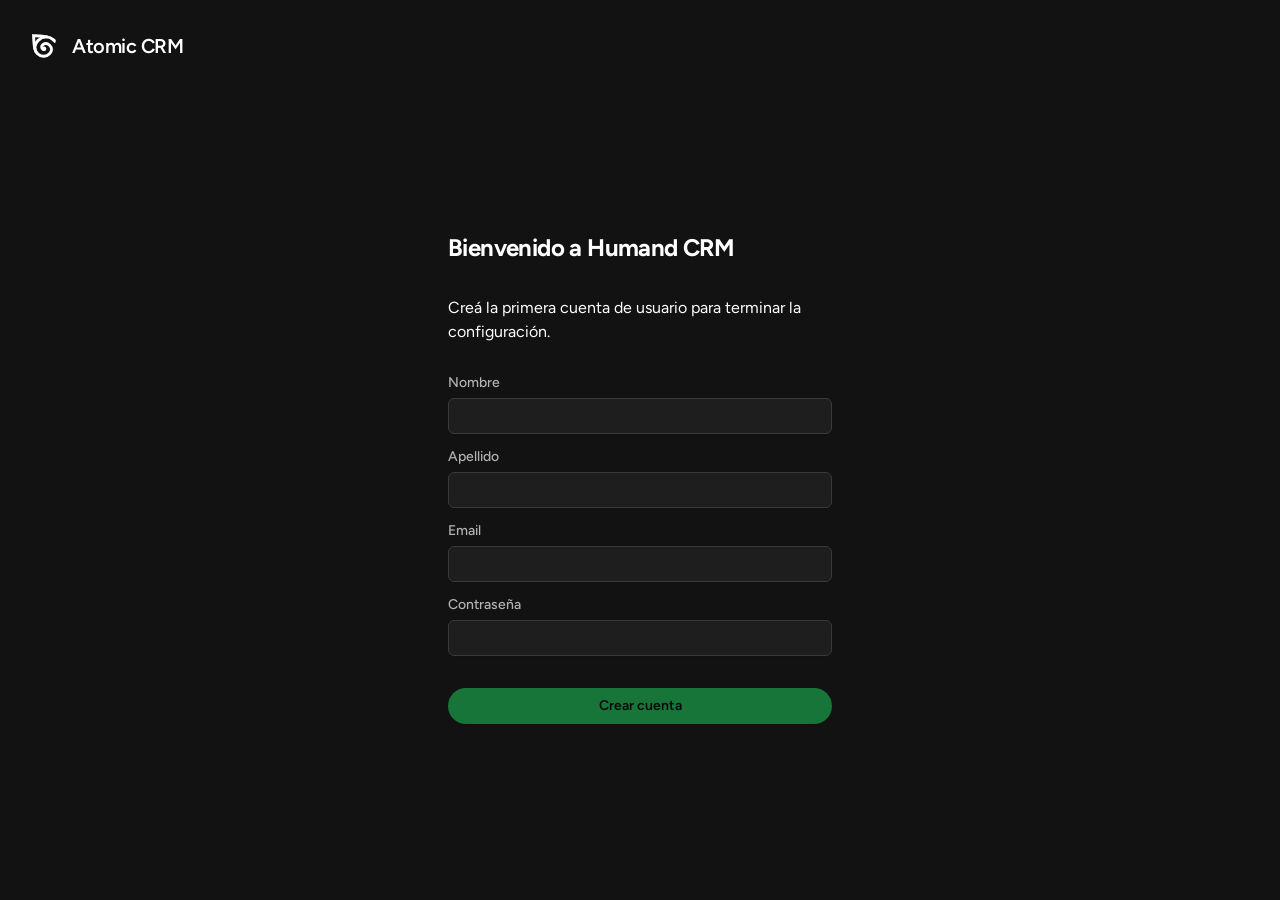
<file: index.html>
<!doctype html><html lang="en" translate="no" class="notranslate"><head><meta charset="utf-8"><meta name="viewport" content="minimum-scale=1,initial-scale=1,width=device-width"><meta name="theme-color" content="#000000"><meta name="google" content="notranslate"><meta name="mobile-web-app-capable" content="yes"><meta name="apple-mobile-web-app-capable" content="yes"><meta name="apple-mobile-web-app-status-bar-style" content="default"><link rel="manifest" href="./manifest.json"><link rel="icon shortcut" href="./favicon.ico"><link rel="apple-touch-icon" sizes="40x40" href="./appIcon/40.png"><link rel="apple-touch-icon" sizes="58x58" href="./appIcon/58.png"><link rel="apple-touch-icon" sizes="60x60" href="./appIcon/60.png"><link rel="apple-touch-icon" sizes="76x76" href="./appIcon/76.png"><link rel="apple-touch-icon" sizes="80x80" href="./appIcon/80.png"><link rel="apple-touch-icon" sizes="87x87" href="./appIcon/87.png"><link rel="apple-touch-icon" sizes="114x114" href="./appIcon/114.png"><link rel="apple-touch-icon" sizes="120x120" href="./appIcon/120.png"><link rel="apple-touch-icon" sizes="128x128" href="./appIcon/128.png"><link rel="apple-touch-icon" sizes="136x136" href="./appIcon/136.png"><link rel="apple-touch-icon" sizes="152x152" href="./appIcon/152.png"><link rel="apple-touch-icon" sizes="167x167" href="./appIcon/167.png"><link rel="apple-touch-icon" sizes="180x180" href="./appIcon/180.png"><link rel="apple-touch-icon" sizes="192x192" href="./appIcon/192.png"><link rel="apple-touch-icon" sizes="1024x1024" href="./appIcon/1024.png"><link rel="preconnect" href="https://fonts.googleapis.com"><link rel="preconnect" href="https://fonts.gstatic.com" crossorigin><link rel="stylesheet" href="https://fonts.googleapis.com/css2?family=Figtree:wght@400..800&display=swap"><title>Humand CRM</title><style>body{margin:0;padding:0;font-family:sans-serif}button,input,select,textarea,a{touch-action:manipulation}.loader-container{background-color:#121212;flex-direction:column;justify-content:center;align-items:center;display:flex;position:absolute;inset:0}.loader,.loader:before,.loader:after{border-radius:50%}.loader{color:#1ed760;text-indent:-99999em;width:10em;height:10em;margin:55px auto;font-size:11px;position:relative;-webkit-transform:translateZ(0);-ms-transform:translateZ(0);transform:translateZ(0);box-shadow:inset 0 0 0 1em}.loader:before,.loader:after{content:"";position:absolute}.loader:before{-webkit-transform-origin:5.2em 5.1em;transform-origin:5.2em 5.1em;background:#121212;border-radius:10.2em 0 0 10.2em;width:5.2em;height:10.2em;-webkit-animation:2s 1.5s infinite load2;animation:2s 1.5s infinite load2;top:-.1em;left:-.1em}.loader:after{-webkit-transform-origin:0 5.1em;transform-origin:0 5.1em;background:#121212;border-radius:0 10.2em 10.2em 0;width:5.2em;height:10.2em;-webkit-animation:2s infinite load2;animation:2s infinite load2;top:-.1em;left:5.1em}@-webkit-keyframes load2{0%{-webkit-transform:rotate(0);transform:rotate(0)}to{-webkit-transform:rotate(360deg);transform:rotate(360deg)}}@keyframes load2{0%{-webkit-transform:rotate(0);transform:rotate(0)}to{-webkit-transform:rotate(360deg);transform:rotate(360deg)}}</style><script type="module" crossorigin src="./assets/index-DB5vxQiv.js"></script><link rel="stylesheet" crossorigin href="./assets/index-CjIIXWdN.css"><script id="vite-plugin-pwa:register-sw" src="./registerSW.js"></script></head><body><div id="root"><div class="loader-container"><div class="loader">Loading...</div></div></div><noscript>You need to enable JavaScript to run this app.</noscript></body></html>
</file>
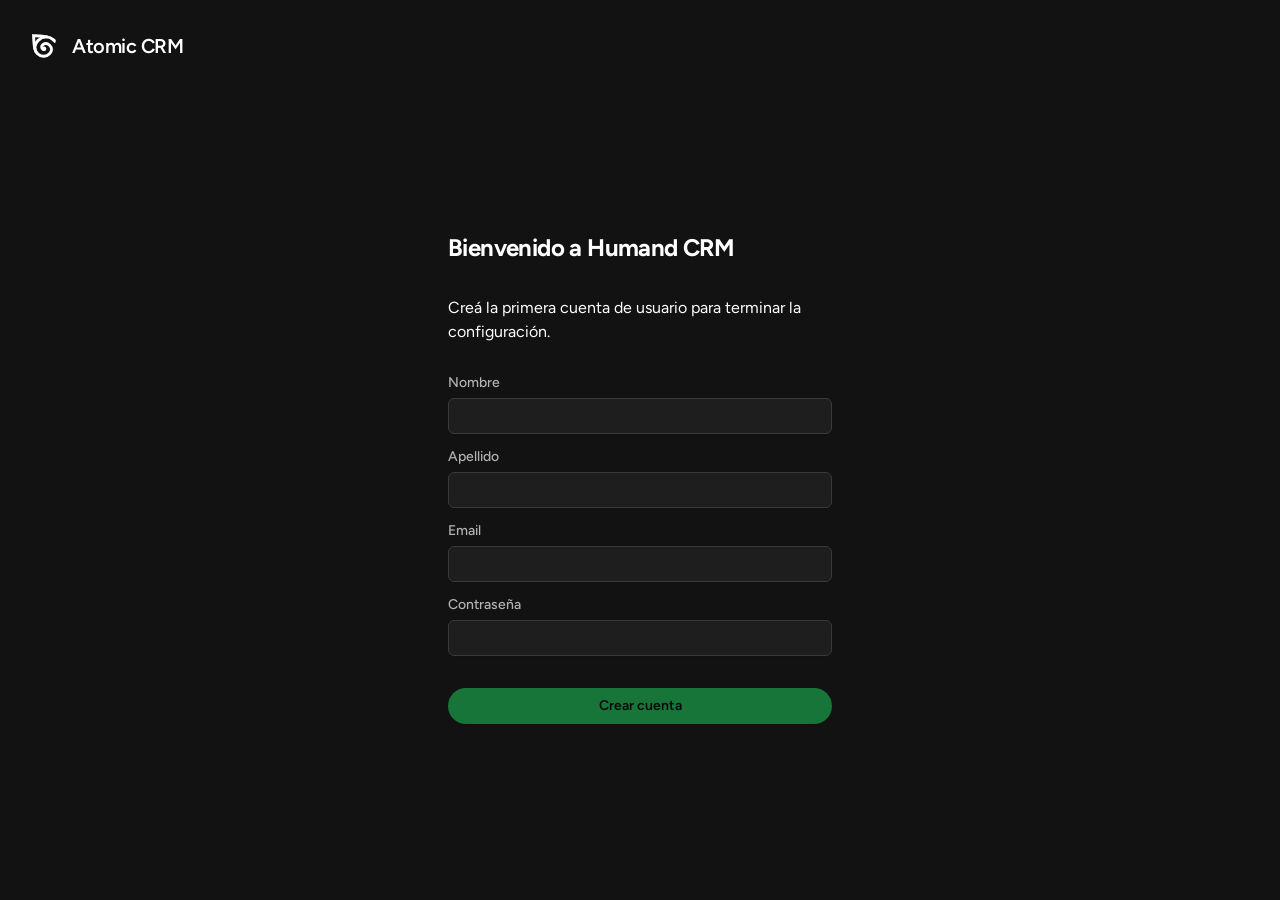
<file: auth-callback.html>
<!doctype html>
<html lang="en" translate="no" class="notranslate">
    <head>
        <meta charset="utf-8" />
        <meta
            name="viewport"
            content="minimum-scale=1, initial-scale=1, width=device-width, shrink-to-fit=no"
        />
        <meta name="theme-color" content="#000000" />
        <meta name="google" content="notranslate" />
        <link rel="manifest" href="./manifest.json" />
        <link rel="shortcut icon" href="./favicon.ico" />
        <title>Atomic CRM</title>
        <style>
            body {
                margin: 0;
                padding: 0;
                font-family: sans-serif;
            }

            .loader-container {
                display: flex;
                align-items: center;
                justify-content: center;
                flex-direction: column;
                position: absolute;
                top: 0;
                bottom: 0;
                left: 0;
                right: 0;
                background-color: #fafafa;
            }

            /* CSS Spinner from https://projects.lukehaas.me/css-loaders/ */

            .loader,
            .loader:before,
            .loader:after {
                border-radius: 50%;
            }

            .loader {
                color: #283593;
                font-size: 11px;
                text-indent: -99999em;
                margin: 55px auto;
                position: relative;
                width: 10em;
                height: 10em;
                box-shadow: inset 0 0 0 1em;
                -webkit-transform: translateZ(0);
                -ms-transform: translateZ(0);
                transform: translateZ(0);
            }

            .loader:before,
            .loader:after {
                position: absolute;
                content: '';
            }

            .loader:before {
                width: 5.2em;
                height: 10.2em;
                background: #fafafa;
                border-radius: 10.2em 0 0 10.2em;
                top: -0.1em;
                left: -0.1em;
                -webkit-transform-origin: 5.2em 5.1em;
                transform-origin: 5.2em 5.1em;
                -webkit-animation: load2 2s infinite ease 1.5s;
                animation: load2 2s infinite ease 1.5s;
            }

            .loader:after {
                width: 5.2em;
                height: 10.2em;
                background: #fafafa;
                border-radius: 0 10.2em 10.2em 0;
                top: -0.1em;
                left: 5.1em;
                -webkit-transform-origin: 0px 5.1em;
                transform-origin: 0px 5.1em;
                -webkit-animation: load2 2s infinite ease;
                animation: load2 2s infinite ease;
            }

            @-webkit-keyframes load2 {
                0% {
                    -webkit-transform: rotate(0deg);
                    transform: rotate(0deg);
                }
                100% {
                    -webkit-transform: rotate(360deg);
                    transform: rotate(360deg);
                }
            }

            @keyframes load2 {
                0% {
                    -webkit-transform: rotate(0deg);
                    transform: rotate(0deg);
                }
                100% {
                    -webkit-transform: rotate(360deg);
                    transform: rotate(360deg);
                }
            }
        </style>
    </head>

    <body>
        <noscript> You need to enable JavaScript to run this app. </noscript>
        <div id="root">
            <div class="loader-container">
                <div class="loader">Loading...</div>
            </div>
        </div>
    </body>
    <script>
        const getUrlParams = () => {
            const urlSearchParams = new URLSearchParams(
                window.location.hash.substring(1)
            );
            const access_token = urlSearchParams.get('access_token');
            const refresh_token = urlSearchParams.get('refresh_token');
            const type = urlSearchParams.get('type');

            return { access_token, refresh_token, type };
        };

        function interceptAuthCallback() {
                const hash = window.location.hash;
                const {access_token, refresh_token, type} = getUrlParams();
                window.location.href = `./#/auth-callback?access_token=${access_token}&refresh_token=${refresh_token}&type=${type}`;
        }
    
        // Call the function to intercept the auth callback
        interceptAuthCallback();
    </script>
</html>
</file>
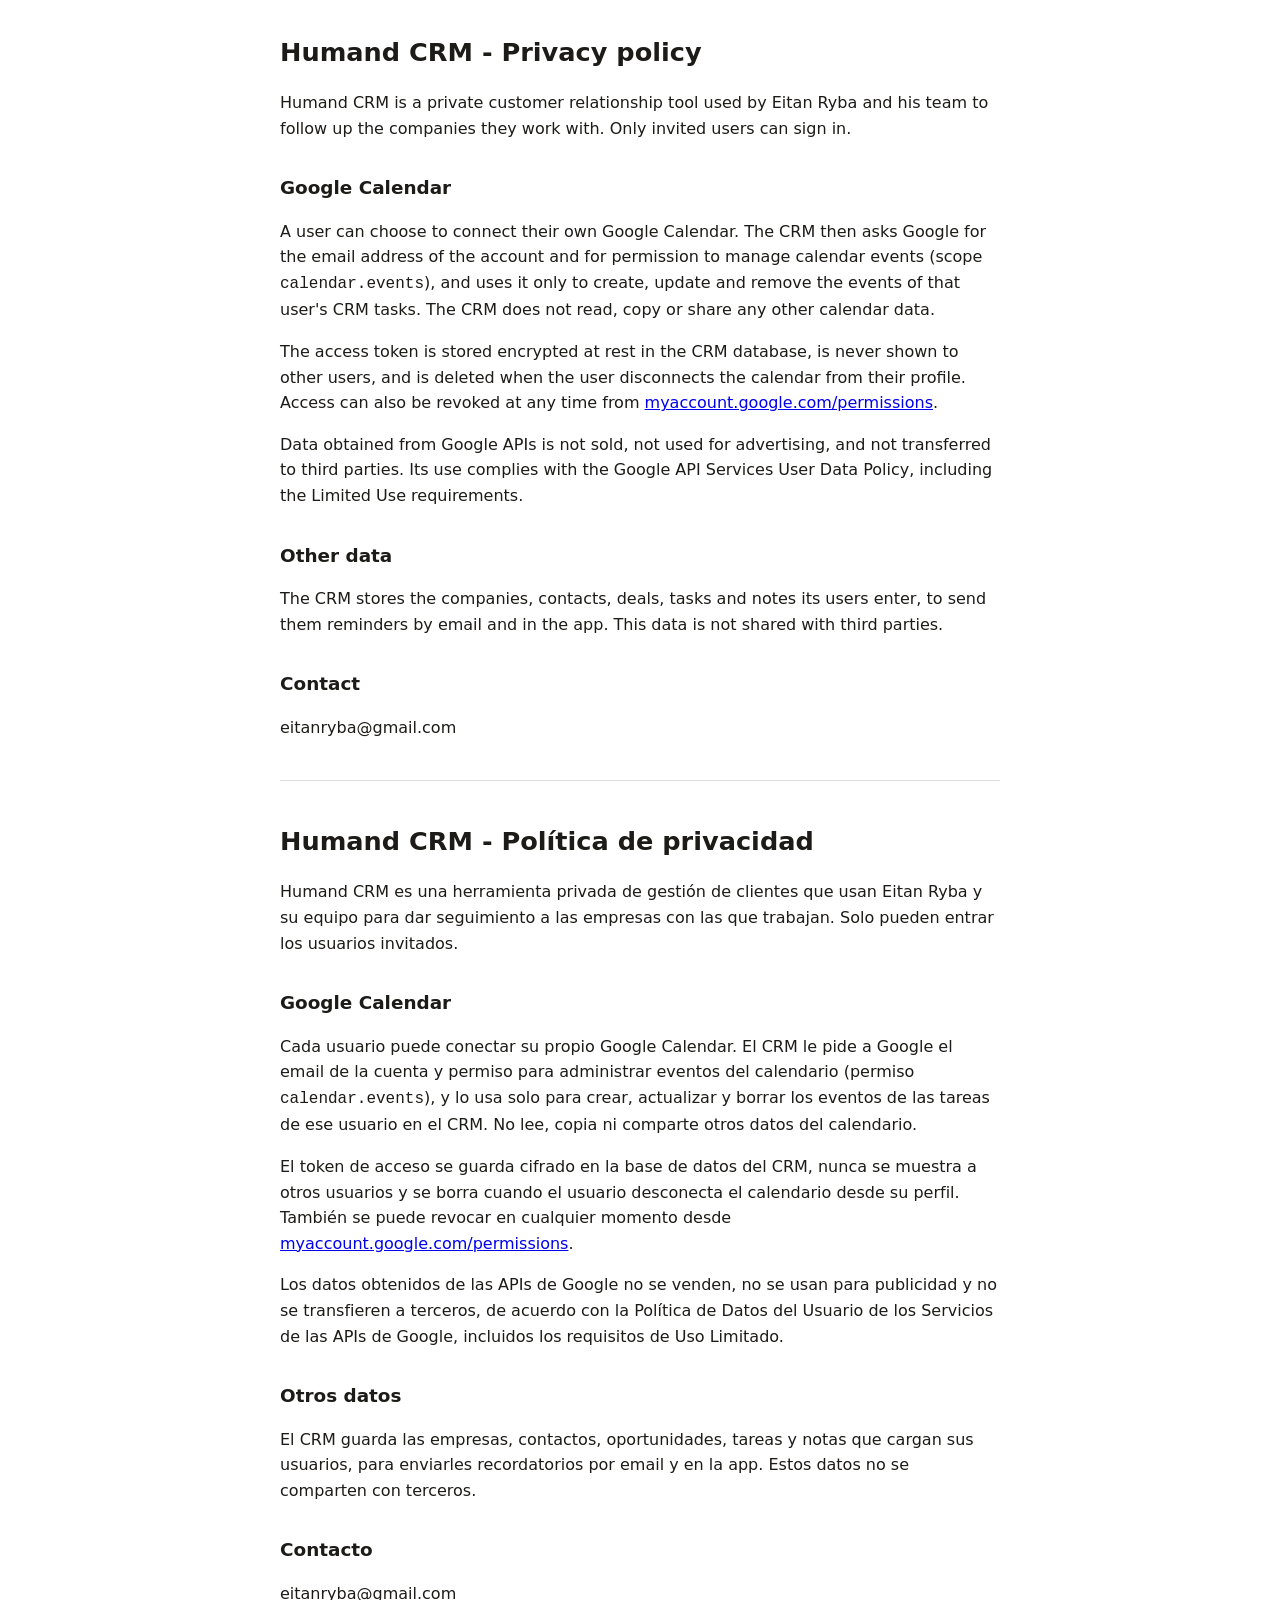
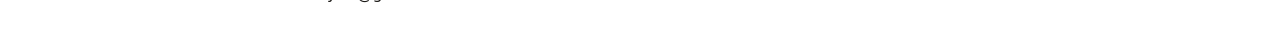
<file: privacy.html>
<!doctype html>
<html lang="en">
<head>
<meta charset="utf-8">
<meta name="viewport" content="width=device-width, initial-scale=1">
<title>Humand CRM - Privacy policy</title>
<style>
  body { font: 16px/1.6 system-ui, sans-serif; color: #1d1b18; background: #fff; margin: 0; padding: 32px 16px; }
  main { max-width: 720px; margin: 0 auto; }
  h1 { font-size: 1.6rem; margin-top: 0; }
  h2 { font-size: 1.15rem; margin-top: 2rem; }
  hr { margin: 2.5rem 0; border: 0; border-top: 1px solid #ddd; }
</style>
</head>
<body>
<main>
  <h1>Humand CRM - Privacy policy</h1>
  <p>Humand CRM is a private customer relationship tool used by Eitan Ryba and his team to follow up the companies they work with. Only invited users can sign in.</p>

  <h2>Google Calendar</h2>
  <p>A user can choose to connect their own Google Calendar. The CRM then asks Google for the email address of the account and for permission to manage calendar events (scope <code>calendar.events</code>), and uses it only to create, update and remove the events of that user's CRM tasks. The CRM does not read, copy or share any other calendar data.</p>
  <p>The access token is stored encrypted at rest in the CRM database, is never shown to other users, and is deleted when the user disconnects the calendar from their profile. Access can also be revoked at any time from <a href="https://myaccount.google.com/permissions">myaccount.google.com/permissions</a>.</p>
  <p>Data obtained from Google APIs is not sold, not used for advertising, and not transferred to third parties. Its use complies with the Google API Services User Data Policy, including the Limited Use requirements.</p>

  <h2>Other data</h2>
  <p>The CRM stores the companies, contacts, deals, tasks and notes its users enter, to send them reminders by email and in the app. This data is not shared with third parties.</p>

  <h2>Contact</h2>
  <p>eitanryba@gmail.com</p>

  <hr>

  <h1 lang="es">Humand CRM - Política de privacidad</h1>
  <p lang="es">Humand CRM es una herramienta privada de gestión de clientes que usan Eitan Ryba y su equipo para dar seguimiento a las empresas con las que trabajan. Solo pueden entrar los usuarios invitados.</p>
  <h2 lang="es">Google Calendar</h2>
  <p lang="es">Cada usuario puede conectar su propio Google Calendar. El CRM le pide a Google el email de la cuenta y permiso para administrar eventos del calendario (permiso <code>calendar.events</code>), y lo usa solo para crear, actualizar y borrar los eventos de las tareas de ese usuario en el CRM. No lee, copia ni comparte otros datos del calendario.</p>
  <p lang="es">El token de acceso se guarda cifrado en la base de datos del CRM, nunca se muestra a otros usuarios y se borra cuando el usuario desconecta el calendario desde su perfil. También se puede revocar en cualquier momento desde <a href="https://myaccount.google.com/permissions">myaccount.google.com/permissions</a>.</p>
  <p lang="es">Los datos obtenidos de las APIs de Google no se venden, no se usan para publicidad y no se transfieren a terceros, de acuerdo con la Política de Datos del Usuario de los Servicios de las APIs de Google, incluidos los requisitos de Uso Limitado.</p>
  <h2 lang="es">Otros datos</h2>
  <p lang="es">El CRM guarda las empresas, contactos, oportunidades, tareas y notas que cargan sus usuarios, para enviarles recordatorios por email y en la app. Estos datos no se comparten con terceros.</p>
  <h2 lang="es">Contacto</h2>
  <p lang="es">eitanryba@gmail.com</p>
</main>
</body>
</html>
</file>
<file: assets/index-CjIIXWdN.css>
@layer properties{@supports (((-webkit-hyphens:none)) and (not (margin-trim:inline))) or ((-moz-orient:inline) and (not (color:rgb(from red r g b)))){*,:before,:after,::backdrop{--tw-translate-x:0;--tw-translate-y:0;--tw-translate-z:0;--tw-scale-x:1;--tw-scale-y:1;--tw-scale-z:1;--tw-rotate-x:initial;--tw-rotate-y:initial;--tw-rotate-z:initial;--tw-skew-x:initial;--tw-skew-y:initial;--tw-space-y-reverse:0;--tw-space-x-reverse:0;--tw-divide-y-reverse:0;--tw-border-style:solid;--tw-gradient-position:initial;--tw-gradient-from:#0000;--tw-gradient-via:#0000;--tw-gradient-to:#0000;--tw-gradient-stops:initial;--tw-gradient-via-stops:initial;--tw-gradient-from-position:0%;--tw-gradient-via-position:50%;--tw-gradient-to-position:100%;--tw-leading:initial;--tw-font-weight:initial;--tw-tracking:initial;--tw-ordinal:initial;--tw-slashed-zero:initial;--tw-numeric-figure:initial;--tw-numeric-spacing:initial;--tw-numeric-fraction:initial;--tw-shadow:0 0 #0000;--tw-shadow-color:initial;--tw-shadow-alpha:100%;--tw-inset-shadow:0 0 #0000;--tw-inset-shadow-color:initial;--tw-inset-shadow-alpha:100%;--tw-ring-color:initial;--tw-ring-shadow:0 0 #0000;--tw-inset-ring-color:initial;--tw-inset-ring-shadow:0 0 #0000;--tw-ring-inset:initial;--tw-ring-offset-width:0px;--tw-ring-offset-color:#fff;--tw-ring-offset-shadow:0 0 #0000;--tw-outline-style:solid;--tw-blur:initial;--tw-brightness:initial;--tw-contrast:initial;--tw-grayscale:initial;--tw-hue-rotate:initial;--tw-invert:initial;--tw-opacity:initial;--tw-saturate:initial;--tw-sepia:initial;--tw-drop-shadow:initial;--tw-drop-shadow-color:initial;--tw-drop-shadow-alpha:100%;--tw-drop-shadow-size:initial;--tw-duration:initial;--tw-ease:initial;--tw-content:"";--tw-animation-delay:0s;--tw-animation-direction:normal;--tw-animation-duration:initial;--tw-animation-fill-mode:none;--tw-animation-iteration-count:1;--tw-enter-blur:0;--tw-enter-opacity:1;--tw-enter-rotate:0;--tw-enter-scale:1;--tw-enter-translate-x:0;--tw-enter-translate-y:0;--tw-exit-blur:0;--tw-exit-opacity:1;--tw-exit-rotate:0;--tw-exit-scale:1;--tw-exit-translate-x:0;--tw-exit-translate-y:0}}}@layer theme{:root,:host{--font-sans:"Figtree",ui-sans-serif,system-ui,sans-serif;--font-mono:ui-monospace,SFMono-Regular,Menlo,Monaco,Consolas,"Liberation Mono","Courier New",monospace;--color-red-500:oklch(63.7% .237 25.331);--color-orange-300:oklch(83.7% .128 66.29);--color-orange-400:oklch(75% .183 55.934);--color-orange-500:oklch(70.5% .213 47.604);--color-orange-600:oklch(64.6% .222 41.116);--color-orange-700:oklch(55.3% .195 38.402);--color-amber-50:oklch(98.7% .022 95.277);--color-amber-100:oklch(96.2% .059 95.617);--color-amber-200:oklch(92.4% .12 95.746);--color-amber-300:oklch(87.9% .169 91.605);--color-amber-700:oklch(55.5% .163 48.998);--color-amber-800:oklch(47.3% .137 46.201);--color-amber-950:oklch(27.9% .077 45.635);--color-green-500:oklch(72.3% .219 149.579);--color-green-600:oklch(62.7% .194 149.214);--color-blue-300:oklch(80.9% .105 251.813);--color-blue-700:oklch(48.8% .243 264.376);--color-indigo-50:oklch(96.2% .018 272.314);--color-indigo-100:oklch(93% .034 272.788);--color-indigo-200:oklch(87% .065 274.039);--color-indigo-300:oklch(78.5% .115 274.713);--color-indigo-400:oklch(67.3% .182 276.935);--color-indigo-500:oklch(58.5% .233 277.117);--color-indigo-600:oklch(51.1% .262 276.966);--color-indigo-700:oklch(45.7% .24 277.023);--color-indigo-800:oklch(39.8% .195 277.366);--color-indigo-900:oklch(35.9% .144 278.697);--color-gray-50:oklch(98.5% .002 247.839);--color-gray-100:oklch(96.7% .003 264.542);--color-gray-200:oklch(92.8% .006 264.531);--color-gray-300:oklch(87.2% .01 258.338);--color-gray-500:oklch(55.1% .027 264.364);--color-gray-600:oklch(44.6% .03 256.802);--color-gray-800:oklch(27.8% .033 256.848);--color-zinc-100:oklch(96.7% .001 286.375);--color-zinc-900:oklch(21% .006 285.885);--color-neutral-900:oklch(20.5% 0 0);--color-black:#000;--color-white:#fff;--spacing:.25rem;--breakpoint-xl:80rem;--container-sm:24rem;--container-md:28rem;--container-lg:32rem;--container-xl:36rem;--container-2xl:42rem;--container-3xl:48rem;--container-4xl:56rem;--text-xs:.75rem;--text-xs--line-height:calc(1/.75);--text-sm:.875rem;--text-sm--line-height:calc(1.25/.875);--text-base:1rem;--text-base--line-height: 1.5 ;--text-lg:1.125rem;--text-lg--line-height:calc(1.75/1.125);--text-xl:1.25rem;--text-xl--line-height:calc(1.75/1.25);--text-2xl:1.5rem;--text-2xl--line-height:calc(2/1.5);--text-3xl:1.875rem;--text-3xl--line-height: 1.2 ;--font-weight-normal:400;--font-weight-medium:500;--font-weight-semibold:600;--font-weight-bold:700;--tracking-tight:-.025em;--tracking-wide:.025em;--tracking-wider:.05em;--tracking-widest:.1em;--leading-snug:1.375;--leading-normal:1.5;--leading-relaxed:1.625;--radius-xs:.125rem;--radius-2xl:1rem;--ease-in-out:cubic-bezier(.4,0,.2,1);--animate-spin:spin 1s linear infinite;--animate-pulse:pulse 2s cubic-bezier(.4,0,.6,1)infinite;--default-transition-duration:.15s;--default-transition-timing-function:cubic-bezier(.4,0,.2,1);--default-font-family:"Figtree",ui-sans-serif,system-ui,sans-serif;--default-mono-font-family:var(--font-mono);--color-muted-foreground:var(--muted-foreground);--color-border:var(--border)}}@layer base{*,:after,:before,::backdrop{box-sizing:border-box;border:0 solid;margin:0;padding:0}::file-selector-button{box-sizing:border-box;border:0 solid;margin:0;padding:0}html,:host{-webkit-text-size-adjust:100%;tab-size:4;line-height:1.5;font-family:var(--default-font-family,ui-sans-serif,system-ui,sans-serif,"Apple Color Emoji","Segoe UI Emoji","Segoe UI Symbol","Noto Color Emoji");font-feature-settings:var(--default-font-feature-settings,normal);font-variation-settings:var(--default-font-variation-settings,normal);-webkit-tap-highlight-color:transparent}hr{height:0;color:inherit;border-top-width:1px}abbr:where([title]){-webkit-text-decoration:underline dotted;text-decoration:underline dotted}h1,h2,h3,h4,h5,h6{font-size:inherit;font-weight:inherit}a{color:inherit;-webkit-text-decoration:inherit;text-decoration:inherit}b,strong{font-weight:bolder}code,kbd,samp,pre{font-family:var(--default-mono-font-family,ui-monospace,SFMono-Regular,Menlo,Monaco,Consolas,"Liberation Mono","Courier New",monospace);font-feature-settings:var(--default-mono-font-feature-settings,normal);font-variation-settings:var(--default-mono-font-variation-settings,normal);font-size:1em}small{font-size:80%}sub,sup{vertical-align:baseline;font-size:75%;line-height:0;position:relative}sub{bottom:-.25em}sup{top:-.5em}table{text-indent:0;border-color:inherit;border-collapse:collapse}:-moz-focusring{outline:auto}progress{vertical-align:baseline}summary{display:list-item}ol,ul,menu{list-style:none}img,svg,video,canvas,audio,iframe,embed,object{vertical-align:middle;display:block}img,video{max-width:100%;height:auto}button,input,select,optgroup,textarea{font:inherit;font-feature-settings:inherit;font-variation-settings:inherit;letter-spacing:inherit;color:inherit;opacity:1;background-color:#0000;border-radius:0}::file-selector-button{font:inherit;font-feature-settings:inherit;font-variation-settings:inherit;letter-spacing:inherit;color:inherit;opacity:1;background-color:#0000;border-radius:0}:where(select:is([multiple],[size])) optgroup{font-weight:bolder}:where(select:is([multiple],[size])) optgroup option{padding-inline-start:20px}::file-selector-button{margin-inline-end:4px}::placeholder{opacity:1}@supports (not ((-webkit-appearance:-apple-pay-button))) or (contain-intrinsic-size:1px){::placeholder{color:currentColor}@supports (color:color-mix(in lab,red,red)){::placeholder{color:color-mix(in oklab,currentcolor 50%,transparent)}}}textarea{resize:vertical}::-webkit-search-decoration{-webkit-appearance:none}::-webkit-date-and-time-value{min-height:1lh;text-align:inherit}::-webkit-datetime-edit{display:inline-flex}::-webkit-datetime-edit-fields-wrapper{padding:0}::-webkit-datetime-edit{padding-block:0}::-webkit-datetime-edit-year-field{padding-block:0}::-webkit-datetime-edit-month-field{padding-block:0}::-webkit-datetime-edit-day-field{padding-block:0}::-webkit-datetime-edit-hour-field{padding-block:0}::-webkit-datetime-edit-minute-field{padding-block:0}::-webkit-datetime-edit-second-field{padding-block:0}::-webkit-datetime-edit-millisecond-field{padding-block:0}::-webkit-datetime-edit-meridiem-field{padding-block:0}::-webkit-calendar-picker-indicator{line-height:1}:-moz-ui-invalid{box-shadow:none}button,input:where([type=button],[type=reset],[type=submit]){appearance:button}::file-selector-button{appearance:button}::-webkit-inner-spin-button{height:auto}::-webkit-outer-spin-button{height:auto}[hidden]:where(:not([hidden=until-found])){display:none!important}*{border-color:var(--border);outline-color:var(--ring)}@supports (color:color-mix(in lab,red,red)){*{outline-color:color-mix(in oklab,var(--ring)50%,transparent)}}body{background-color:var(--background);color:var(--foreground);font-family:Figtree,ui-sans-serif,system-ui,sans-serif}h1,h2,h3{--tw-font-weight:var(--font-weight-bold);font-weight:var(--font-weight-bold);--tw-tracking:var(--tracking-tight);letter-spacing:var(--tracking-tight)}}@layer components;@layer utilities{.\@container\/card-header{container:card-header/inline-size}.pointer-events-auto{pointer-events:auto}.pointer-events-none{pointer-events:none}.collapse{visibility:collapse}.invisible{visibility:hidden}.visible{visibility:visible}.sr-only{clip-path:inset(50%);white-space:nowrap;border-width:0;width:1px;height:1px;margin:-1px;padding:0;position:absolute;overflow:hidden}.absolute{position:absolute}.fixed{position:fixed}.relative{position:relative}.static{position:static}.sticky{position:sticky}.inset-0{inset:calc(var(--spacing)*0)}.inset-x-0{inset-inline:calc(var(--spacing)*0)}.inset-y-0{inset-block:calc(var(--spacing)*0)}.-top-0\.5{top:calc(var(--spacing)*-.5)}.-top-1{top:calc(var(--spacing)*-1)}.-top-1\.5{top:calc(var(--spacing)*-1.5)}.-top-12{top:calc(var(--spacing)*-12)}.top-0{top:calc(var(--spacing)*0)}.top-1\.5{top:calc(var(--spacing)*1.5)}.top-1\/2{top:50%}.top-1\/20{top:5%}.top-2{top:calc(var(--spacing)*2)}.top-3\.5{top:calc(var(--spacing)*3.5)}.top-4{top:calc(var(--spacing)*4)}.top-\[1px\]{top:1px}.top-\[50\%\]{top:50%}.top-\[60\%\]{top:60%}.top-full{top:100%}.-right-0\.5{right:calc(var(--spacing)*-.5)}.-right-1{right:calc(var(--spacing)*-1)}.-right-1\.5{right:calc(var(--spacing)*-1.5)}.right-0{right:calc(var(--spacing)*0)}.right-1{right:calc(var(--spacing)*1)}.right-2{right:calc(var(--spacing)*2)}.right-3{right:calc(var(--spacing)*3)}.right-4{right:calc(var(--spacing)*4)}.right-8{right:calc(var(--spacing)*8)}.bottom-0{bottom:calc(var(--spacing)*0)}.bottom-2{bottom:calc(var(--spacing)*2)}.bottom-full{bottom:100%}.left-0{left:calc(var(--spacing)*0)}.left-1\/2{left:50%}.left-2{left:calc(var(--spacing)*2)}.left-\[50\%\]{left:50%}.isolate{isolation:isolate}.z-10{z-index:10}.z-20{z-index:20}.z-50{z-index:50}.z-\[1\]{z-index:1}.order-first{order:-9999}.col-start-2{grid-column-start:2}.row-span-2{grid-row:span 2/span 2}.row-start-1{grid-row-start:1}.float-right{float:right}.container{width:100%}@media(min-width:40rem){.container{max-width:40rem}}@media(min-width:48rem){.container{max-width:48rem}}@media(min-width:64rem){.container{max-width:64rem}}@media(min-width:80rem){.container{max-width:80rem}}@media(min-width:96rem){.container{max-width:96rem}}.-m-4{margin:calc(var(--spacing)*-4)}.m-0{margin:calc(var(--spacing)*0)}.m-1{margin:calc(var(--spacing)*1)}.m-4{margin:calc(var(--spacing)*4)}.-mx-1{margin-inline:calc(var(--spacing)*-1)}.-mx-2{margin-inline:calc(var(--spacing)*-2)}.mx-2{margin-inline:calc(var(--spacing)*2)}.mx-3{margin-inline:calc(var(--spacing)*3)}.mx-3\.5{margin-inline:calc(var(--spacing)*3.5)}.mx-auto{margin-inline:auto}.my-0{margin-block:calc(var(--spacing)*0)}.my-1{margin-block:calc(var(--spacing)*1)}.my-2{margin-block:calc(var(--spacing)*2)}.my-4{margin-block:calc(var(--spacing)*4)}.my-5{margin-block:calc(var(--spacing)*5)}.my-6{margin-block:calc(var(--spacing)*6)}.my-8{margin-block:calc(var(--spacing)*8)}.-mt-3{margin-top:calc(var(--spacing)*-3)}.-mt-12{margin-top:calc(var(--spacing)*-12)}.mt-0{margin-top:calc(var(--spacing)*0)}.mt-0\.5{margin-top:calc(var(--spacing)*.5)}.mt-1{margin-top:calc(var(--spacing)*1)}.mt-1\.5{margin-top:calc(var(--spacing)*1.5)}.mt-2{margin-top:calc(var(--spacing)*2)}.mt-3{margin-top:calc(var(--spacing)*3)}.mt-4{margin-top:calc(var(--spacing)*4)}.mt-5{margin-top:calc(var(--spacing)*5)}.mt-6{margin-top:calc(var(--spacing)*6)}.mt-8{margin-top:calc(var(--spacing)*8)}.mt-auto{margin-top:auto}.-mr-3{margin-right:calc(var(--spacing)*-3)}.mr-1{margin-right:calc(var(--spacing)*1)}.mr-1\.5{margin-right:calc(var(--spacing)*1.5)}.mr-2{margin-right:calc(var(--spacing)*2)}.mr-3{margin-right:calc(var(--spacing)*3)}.mr-4{margin-right:calc(var(--spacing)*4)}.mr-8{margin-right:calc(var(--spacing)*8)}.mr-10{margin-right:calc(var(--spacing)*10)}.mb-0{margin-bottom:calc(var(--spacing)*0)}.mb-1{margin-bottom:calc(var(--spacing)*1)}.mb-1\.5{margin-bottom:calc(var(--spacing)*1.5)}.mb-2{margin-bottom:calc(var(--spacing)*2)}.mb-3{margin-bottom:calc(var(--spacing)*3)}.mb-4{margin-bottom:calc(var(--spacing)*4)}.mb-5{margin-bottom:calc(var(--spacing)*5)}.mb-6{margin-bottom:calc(var(--spacing)*6)}.mb-8{margin-bottom:calc(var(--spacing)*8)}.-ml-1{margin-left:calc(var(--spacing)*-1)}.-ml-3{margin-left:calc(var(--spacing)*-3)}.ml-1{margin-left:calc(var(--spacing)*1)}.ml-2{margin-left:calc(var(--spacing)*2)}.ml-3{margin-left:calc(var(--spacing)*3)}.ml-4{margin-left:calc(var(--spacing)*4)}.ml-8{margin-left:calc(var(--spacing)*8)}.ml-auto{margin-left:auto}.line-clamp-1{-webkit-line-clamp:1;-webkit-box-orient:vertical;display:-webkit-box;overflow:hidden}.line-clamp-2{-webkit-line-clamp:2;-webkit-box-orient:vertical;display:-webkit-box;overflow:hidden}.line-clamp-3{-webkit-line-clamp:3;-webkit-box-orient:vertical;display:-webkit-box;overflow:hidden}.line-clamp-6{-webkit-line-clamp:6;-webkit-box-orient:vertical;display:-webkit-box;overflow:hidden}.block{display:block}.contents{display:contents}.flex{display:flex}.grid{display:grid}.hidden{display:none}.inline{display:inline}.inline-block{display:inline-block}.inline-flex{display:inline-flex}.table{display:table}.table-caption{display:table-caption}.table-cell{display:table-cell}.table-row{display:table-row}.field-sizing-content{field-sizing:content}.aspect-884\/724{aspect-ratio:884/724}.aspect-1304\/814{aspect-ratio:1304/814}.aspect-square{aspect-ratio:1}.\!size-5{width:calc(var(--spacing)*5)!important;height:calc(var(--spacing)*5)!important}.size-2{width:calc(var(--spacing)*2);height:calc(var(--spacing)*2)}.size-2\.5{width:calc(var(--spacing)*2.5);height:calc(var(--spacing)*2.5)}.size-3{width:calc(var(--spacing)*3);height:calc(var(--spacing)*3)}.size-3\.5{width:calc(var(--spacing)*3.5);height:calc(var(--spacing)*3.5)}.size-4{width:calc(var(--spacing)*4);height:calc(var(--spacing)*4)}.size-5{width:calc(var(--spacing)*5);height:calc(var(--spacing)*5)}.size-6{width:calc(var(--spacing)*6);height:calc(var(--spacing)*6)}.size-7{width:calc(var(--spacing)*7);height:calc(var(--spacing)*7)}.size-8{width:calc(var(--spacing)*8);height:calc(var(--spacing)*8)}.size-9{width:calc(var(--spacing)*9);height:calc(var(--spacing)*9)}.size-10{width:calc(var(--spacing)*10);height:calc(var(--spacing)*10)}.size-12{width:calc(var(--spacing)*12);height:calc(var(--spacing)*12)}.size-full{width:100%;height:100%}.\!h-auto{height:auto!important}.h-0{height:calc(var(--spacing)*0)}.h-1\.5{height:calc(var(--spacing)*1.5)}.h-2{height:calc(var(--spacing)*2)}.h-2\.5{height:calc(var(--spacing)*2.5)}.h-3{height:calc(var(--spacing)*3)}.h-4{height:calc(var(--spacing)*4)}.h-5{height:calc(var(--spacing)*5)}.h-6{height:calc(var(--spacing)*6)}.h-7{height:calc(var(--spacing)*7)}.h-8{height:calc(var(--spacing)*8)}.h-9{height:calc(var(--spacing)*9)}.h-10{height:calc(var(--spacing)*10)}.h-12{height:calc(var(--spacing)*12)}.h-14{height:calc(var(--spacing)*14)}.h-16{height:calc(var(--spacing)*16)}.h-32{height:calc(var(--spacing)*32)}.h-\[1\.2rem\]{height:1.2rem}.h-\[1\.15rem\]{height:1.15rem}.h-\[20px\]{height:20px}.h-\[20vh\]{height:20vh}.h-\[25px\]{height:25px}.h-\[50px\]{height:50px}.h-\[100px\]{height:100px}.h-\[200px\]{height:200px}.h-\[320px\]{height:320px}.h-\[400px\]{height:400px}.h-\[calc\(100\%-1px\)\]{height:calc(100% - 1px)}.h-\[var\(--radix-navigation-menu-viewport-height\)\]{height:var(--radix-navigation-menu-viewport-height)}.h-\[var\(--radix-select-trigger-height\)\]{height:var(--radix-select-trigger-height)}.h-auto{height:auto}.h-dvh{height:100dvh}.h-fit{height:fit-content}.h-full{height:100%}.h-px{height:1px}.h-screen{height:100vh}.h-svh{height:100svh}.max-h-\(--radix-dropdown-menu-content-available-height\){max-height:var(--radix-dropdown-menu-content-available-height)}.max-h-\(--radix-select-content-available-height\){max-height:var(--radix-select-content-available-height)}.max-h-0{max-height:calc(var(--spacing)*0)}.max-h-9\/10{max-height:90%}.max-h-46{max-height:calc(var(--spacing)*46)}.max-h-60{max-height:calc(var(--spacing)*60)}.max-h-\[50vh\]{max-height:50vh}.max-h-\[60vh\]{max-height:60vh}.max-h-\[300px\]{max-height:300px}.max-h-\[5000px\]{max-height:5000px}.min-h-0{min-height:calc(var(--spacing)*0)}.min-h-4{min-height:calc(var(--spacing)*4)}.min-h-6{min-height:calc(var(--spacing)*6)}.min-h-12{min-height:calc(var(--spacing)*12)}.min-h-16{min-height:calc(var(--spacing)*16)}.min-h-\[20rem\]{min-height:20rem}.min-h-\[24px\]{min-height:24px}.min-h-\[50vh\]{min-height:50vh}.min-h-\[200px\]{min-height:200px}.min-h-\[calc\(100dvh-3\.5rem-4\.5rem\)\]{min-height:calc(100dvh - 8rem)}.min-h-screen{min-height:100vh}.min-h-svh{min-height:100svh}.w-\(--sidebar-width\){width:var(--sidebar-width)}.w-1\/3{width:33.3333%}.w-1\/4{width:25%}.w-2{width:calc(var(--spacing)*2)}.w-2\.5{width:calc(var(--spacing)*2.5)}.w-2\/5{width:40%}.w-3{width:calc(var(--spacing)*3)}.w-3\/4{width:75%}.w-4{width:calc(var(--spacing)*4)}.w-4\/5{width:80%}.w-5{width:calc(var(--spacing)*5)}.w-6{width:calc(var(--spacing)*6)}.w-8{width:calc(var(--spacing)*8)}.w-9{width:calc(var(--spacing)*9)}.w-10{width:calc(var(--spacing)*10)}.w-12{width:calc(var(--spacing)*12)}.w-16{width:calc(var(--spacing)*16)}.w-24{width:calc(var(--spacing)*24)}.w-25{width:calc(var(--spacing)*25)}.w-32{width:calc(var(--spacing)*32)}.w-40{width:calc(var(--spacing)*40)}.w-44{width:calc(var(--spacing)*44)}.w-48{width:calc(var(--spacing)*48)}.w-52{width:calc(var(--spacing)*52)}.w-56{width:calc(var(--spacing)*56)}.w-60{width:calc(var(--spacing)*60)}.w-72{width:calc(var(--spacing)*72)}.w-80{width:calc(var(--spacing)*80)}.w-92{width:calc(var(--spacing)*92)}.w-96{width:calc(var(--spacing)*96)}.w-\[1\.2rem\]{width:1.2rem}.w-\[20px\]{width:20px}.w-\[25px\]{width:25px}.w-\[90\%\]{width:90%}.w-\[100px\]{width:100px}.w-\[150px\]{width:150px}.w-\[194px\]{width:194px}.w-\[200px\]{width:200px}.w-\[1008px\]{width:1008px}.w-auto{width:auto}.w-fit{width:fit-content}.w-full{width:100%}.w-max{width:max-content}.max-w-\(--radix-popover-trigger-width\){max-width:var(--radix-popover-trigger-width)}.max-w-\(--skeleton-width\){max-width:var(--skeleton-width)}.max-w-2xl{max-width:var(--container-2xl)}.max-w-3xl{max-width:var(--container-3xl)}.max-w-64{max-width:calc(var(--spacing)*64)}.max-w-72{max-width:calc(var(--spacing)*72)}.max-w-150{max-width:calc(var(--spacing)*150)}.max-w-\[600px\]{max-width:600px}.max-w-\[calc\(100\%-2rem\)\]{max-width:calc(100% - 2rem)}.max-w-\[calc\(100vw-2rem\)\]{max-width:calc(100vw - 2rem)}.max-w-full{max-width:100%}.max-w-lg{max-width:var(--container-lg)}.max-w-max{max-width:max-content}.max-w-md{max-width:var(--container-md)}.max-w-screen-xl{max-width:var(--breakpoint-xl)}.max-w-sm{max-width:var(--container-sm)}.max-w-xl{max-width:var(--container-xl)}.min-w-0{min-width:calc(var(--spacing)*0)}.min-w-4{min-width:calc(var(--spacing)*4)}.min-w-5{min-width:calc(var(--spacing)*5)}.min-w-8{min-width:calc(var(--spacing)*8)}.min-w-9{min-width:calc(var(--spacing)*9)}.min-w-10{min-width:calc(var(--spacing)*10)}.min-w-20{min-width:calc(var(--spacing)*20)}.min-w-24{min-width:calc(var(--spacing)*24)}.min-w-48{min-width:calc(var(--spacing)*48)}.min-w-50{min-width:calc(var(--spacing)*50)}.min-w-52{min-width:calc(var(--spacing)*52)}.min-w-92{min-width:calc(var(--spacing)*92)}.min-w-\[8rem\]{min-width:8rem}.min-w-\[10vw\]{min-width:10vw}.min-w-\[200px\]{min-width:200px}.min-w-\[var\(--radix-select-trigger-width\)\]{min-width:var(--radix-select-trigger-width)}.flex-1{flex:1}.flex-auto{flex:auto}.flex-shrink-0{flex-shrink:0}.shrink{flex-shrink:1}.shrink-0{flex-shrink:0}.flex-grow,.grow{flex-grow:1}.basis-full{flex-basis:100%}.caption-bottom{caption-side:bottom}.origin-\(--radix-dropdown-menu-content-transform-origin\){transform-origin:var(--radix-dropdown-menu-content-transform-origin)}.origin-\(--radix-popover-content-transform-origin\){transform-origin:var(--radix-popover-content-transform-origin)}.origin-\(--radix-select-content-transform-origin\){transform-origin:var(--radix-select-content-transform-origin)}.origin-\(--radix-tooltip-content-transform-origin\){transform-origin:var(--radix-tooltip-content-transform-origin)}.origin-top{transform-origin:top}.-translate-x-1\/2{--tw-translate-x: -50% ;translate:var(--tw-translate-x)var(--tw-translate-y)}.-translate-x-px{--tw-translate-x:-1px;translate:var(--tw-translate-x)var(--tw-translate-y)}.translate-x-\[-50\%\]{--tw-translate-x:-50%;translate:var(--tw-translate-x)var(--tw-translate-y)}.translate-x-px{--tw-translate-x:1px;translate:var(--tw-translate-x)var(--tw-translate-y)}.-translate-y-1\/2{--tw-translate-y: -50% ;translate:var(--tw-translate-x)var(--tw-translate-y)}.translate-y-0{--tw-translate-y:calc(var(--spacing)*0);translate:var(--tw-translate-x)var(--tw-translate-y)}.translate-y-0\.5{--tw-translate-y:calc(var(--spacing)*.5);translate:var(--tw-translate-x)var(--tw-translate-y)}.translate-y-\[-50\%\]{--tw-translate-y:-50%;translate:var(--tw-translate-x)var(--tw-translate-y)}.translate-y-\[calc\(-50\%_-_2px\)\]{--tw-translate-y: calc(-50% - 2px) ;translate:var(--tw-translate-x)var(--tw-translate-y)}.scale-0{--tw-scale-x:0%;--tw-scale-y:0%;--tw-scale-z:0%;scale:var(--tw-scale-x)var(--tw-scale-y)}.scale-100{--tw-scale-x:100%;--tw-scale-y:100%;--tw-scale-z:100%;scale:var(--tw-scale-x)var(--tw-scale-y)}.scale-125{--tw-scale-x:125%;--tw-scale-y:125%;--tw-scale-z:125%;scale:var(--tw-scale-x)var(--tw-scale-y)}.scale-y-0{--tw-scale-y:0%;scale:var(--tw-scale-x)var(--tw-scale-y)}.scale-y-100{--tw-scale-y:100%;scale:var(--tw-scale-x)var(--tw-scale-y)}.rotate-0{rotate:none}.rotate-1{rotate:1deg}.rotate-45{rotate:45deg}.rotate-90{rotate:90deg}.transform{transform:var(--tw-rotate-x,)var(--tw-rotate-y,)var(--tw-rotate-z,)var(--tw-skew-x,)var(--tw-skew-y,)}.animate-in{animation:enter var(--tw-animation-duration,var(--tw-duration,.15s))var(--tw-ease,ease)var(--tw-animation-delay,0s)var(--tw-animation-iteration-count,1)var(--tw-animation-direction,normal)var(--tw-animation-fill-mode,none)}.animate-pulse{animation:var(--animate-pulse)}.animate-spin{animation:var(--animate-spin)}.cursor-default{cursor:default}.cursor-move{cursor:move}.cursor-not-allowed{cursor:not-allowed}.cursor-pointer{cursor:pointer}.resize{resize:both}.resize-none{resize:none}.scroll-my-1{scroll-margin-block:calc(var(--spacing)*1)}.scroll-py-1{scroll-padding-block:calc(var(--spacing)*1)}.list-inside{list-style-position:inside}.list-disc{list-style-type:disc}.list-none{list-style-type:none}.appearance-none{appearance:none}.auto-rows-min{grid-auto-rows:min-content}.grid-cols-1{grid-template-columns:repeat(1,minmax(0,1fr))}.grid-cols-2{grid-template-columns:repeat(2,minmax(0,1fr))}.grid-cols-4{grid-template-columns:repeat(4,minmax(0,1fr))}.grid-cols-\[0_1fr\]{grid-template-columns:0 1fr}.grid-rows-\[auto_auto\]{grid-template-rows:auto auto}.flex-col{flex-direction:column}.flex-col-reverse{flex-direction:column-reverse}.flex-row{flex-direction:row}.flex-nowrap{flex-wrap:nowrap}.flex-wrap{flex-wrap:wrap}.items-center{align-items:center}.items-end{align-items:flex-end}.items-start{align-items:flex-start}.items-stretch{align-items:stretch}.justify-between{justify-content:space-between}.justify-center{justify-content:center}.justify-end{justify-content:flex-end}.justify-evenly{justify-content:space-evenly}.justify-start{justify-content:flex-start}.justify-items-start{justify-items:start}.gap-0{gap:calc(var(--spacing)*0)}.gap-0\.5{gap:calc(var(--spacing)*.5)}.gap-1{gap:calc(var(--spacing)*1)}.gap-1\.5{gap:calc(var(--spacing)*1.5)}.gap-2{gap:calc(var(--spacing)*2)}.gap-2\.5{gap:calc(var(--spacing)*2.5)}.gap-3{gap:calc(var(--spacing)*3)}.gap-4{gap:calc(var(--spacing)*4)}.gap-5{gap:calc(var(--spacing)*5)}.gap-6{gap:calc(var(--spacing)*6)}.gap-8{gap:calc(var(--spacing)*8)}.gap-10{gap:calc(var(--spacing)*10)}.gap-12{gap:calc(var(--spacing)*12)}.gap-\[--spacing\(var\(--gap\)\)\]{gap:calc(var(--spacing)*var(--gap))}:where(.space-y-1>:not(:last-child)){--tw-space-y-reverse:0;margin-block-start:calc(calc(var(--spacing)*1)*var(--tw-space-y-reverse));margin-block-end:calc(calc(var(--spacing)*1)*calc(1 - var(--tw-space-y-reverse)))}:where(.space-y-2>:not(:last-child)){--tw-space-y-reverse:0;margin-block-start:calc(calc(var(--spacing)*2)*var(--tw-space-y-reverse));margin-block-end:calc(calc(var(--spacing)*2)*calc(1 - var(--tw-space-y-reverse)))}:where(.space-y-3>:not(:last-child)){--tw-space-y-reverse:0;margin-block-start:calc(calc(var(--spacing)*3)*var(--tw-space-y-reverse));margin-block-end:calc(calc(var(--spacing)*3)*calc(1 - var(--tw-space-y-reverse)))}:where(.space-y-4>:not(:last-child)){--tw-space-y-reverse:0;margin-block-start:calc(calc(var(--spacing)*4)*var(--tw-space-y-reverse));margin-block-end:calc(calc(var(--spacing)*4)*calc(1 - var(--tw-space-y-reverse)))}:where(.space-y-6>:not(:last-child)){--tw-space-y-reverse:0;margin-block-start:calc(calc(var(--spacing)*6)*var(--tw-space-y-reverse));margin-block-end:calc(calc(var(--spacing)*6)*calc(1 - var(--tw-space-y-reverse)))}:where(.space-y-8>:not(:last-child)){--tw-space-y-reverse:0;margin-block-start:calc(calc(var(--spacing)*8)*var(--tw-space-y-reverse));margin-block-end:calc(calc(var(--spacing)*8)*calc(1 - var(--tw-space-y-reverse)))}.gap-x-2{column-gap:calc(var(--spacing)*2)}.gap-x-4{column-gap:calc(var(--spacing)*4)}:where(.-space-x-0\.5>:not(:last-child)){--tw-space-x-reverse:0;margin-inline-start:calc(calc(var(--spacing)*-.5)*var(--tw-space-x-reverse));margin-inline-end:calc(calc(var(--spacing)*-.5)*calc(1 - var(--tw-space-x-reverse)))}:where(.space-x-1>:not(:last-child)){--tw-space-x-reverse:0;margin-inline-start:calc(calc(var(--spacing)*1)*var(--tw-space-x-reverse));margin-inline-end:calc(calc(var(--spacing)*1)*calc(1 - var(--tw-space-x-reverse)))}:where(.space-x-2>:not(:last-child)){--tw-space-x-reverse:0;margin-inline-start:calc(calc(var(--spacing)*2)*var(--tw-space-x-reverse));margin-inline-end:calc(calc(var(--spacing)*2)*calc(1 - var(--tw-space-x-reverse)))}:where(.space-x-3>:not(:last-child)){--tw-space-x-reverse:0;margin-inline-start:calc(calc(var(--spacing)*3)*var(--tw-space-x-reverse));margin-inline-end:calc(calc(var(--spacing)*3)*calc(1 - var(--tw-space-x-reverse)))}:where(.space-x-4>:not(:last-child)){--tw-space-x-reverse:0;margin-inline-start:calc(calc(var(--spacing)*4)*var(--tw-space-x-reverse));margin-inline-end:calc(calc(var(--spacing)*4)*calc(1 - var(--tw-space-x-reverse)))}:where(.space-x-8>:not(:last-child)){--tw-space-x-reverse:0;margin-inline-start:calc(calc(var(--spacing)*8)*var(--tw-space-x-reverse));margin-inline-end:calc(calc(var(--spacing)*8)*calc(1 - var(--tw-space-x-reverse)))}.gap-y-0{row-gap:calc(var(--spacing)*0)}.gap-y-0\.5{row-gap:calc(var(--spacing)*.5)}.gap-y-1{row-gap:calc(var(--spacing)*1)}.gap-y-3{row-gap:calc(var(--spacing)*3)}.gap-y-4{row-gap:calc(var(--spacing)*4)}:where(.divide-y>:not(:last-child)){--tw-divide-y-reverse:0;border-bottom-style:var(--tw-border-style);border-top-style:var(--tw-border-style);border-top-width:calc(1px*var(--tw-divide-y-reverse));border-bottom-width:calc(1px*calc(1 - var(--tw-divide-y-reverse)))}.self-end{align-self:flex-end}.self-start{align-self:flex-start}.justify-self-end{justify-self:flex-end}.truncate{text-overflow:ellipsis;white-space:nowrap;overflow:hidden}.overflow-auto{overflow:auto}.overflow-hidden{overflow:hidden}.overflow-visible{overflow:visible}.overflow-x-auto{overflow-x:auto}.overflow-x-hidden{overflow-x:hidden}.overflow-y-auto{overflow-y:auto}.rounded{border-radius:.25rem}.rounded-2xl{border-radius:var(--radius-2xl)}.rounded-\[2px\]{border-radius:2px}.rounded-\[4px\]{border-radius:4px}.rounded-full{border-radius:3.40282e38px}.rounded-lg{border-radius:var(--radius)}.rounded-md{border-radius:calc(var(--radius) - 2px)}.rounded-sm{border-radius:calc(var(--radius) - 4px)}.rounded-xl{border-radius:calc(var(--radius) + 4px)}.rounded-xs{border-radius:var(--radius-xs)}.rounded-tl-sm{border-top-left-radius:calc(var(--radius) - 4px)}.border{border-style:var(--tw-border-style);border-width:1px}.border-2{border-style:var(--tw-border-style);border-width:2px}.border-t{border-top-style:var(--tw-border-style);border-top-width:1px}.border-r{border-right-style:var(--tw-border-style);border-right-width:1px}.border-b{border-bottom-style:var(--tw-border-style);border-bottom-width:1px}.border-b-2{border-bottom-style:var(--tw-border-style);border-bottom-width:2px}.border-l{border-left-style:var(--tw-border-style);border-left-width:1px}.border-dashed{--tw-border-style:dashed;border-style:dashed}.border-none{--tw-border-style:none;border-style:none}.border-amber-300{border-color:var(--color-amber-300)}.border-blue-300{border-color:var(--color-blue-300)}.border-border{border-color:var(--border)}.border-destructive\!{border-color:var(--destructive)!important}.border-gray-300{border-color:var(--color-gray-300)}.border-input{border-color:var(--input)}.border-muted{border-color:var(--muted)}.border-orange-300{border-color:var(--color-orange-300)}.border-primary\/20{border-color:var(--primary)}@supports (color:color-mix(in lab,red,red)){.border-primary\/20{border-color:color-mix(in oklab,var(--primary)20%,transparent)}}.border-secondary-foreground{border-color:var(--secondary-foreground)}.border-sidebar-border{border-color:var(--sidebar-border)}.border-transparent{border-color:#0000}.bg-\[color\:var\(--avatar-0\)\]{background-color:var(--avatar-0)}.bg-\[color\:var\(--avatar-1\)\]{background-color:var(--avatar-1)}.bg-\[color\:var\(--avatar-2\)\]{background-color:var(--avatar-2)}.bg-\[color\:var\(--avatar-3\)\]{background-color:var(--avatar-3)}.bg-\[color\:var\(--avatar-4\)\]{background-color:var(--avatar-4)}.bg-\[color\:var\(--avatar-5\)\]{background-color:var(--avatar-5)}.bg-\[color\:var\(--avatar-6\)\]{background-color:var(--avatar-6)}.bg-\[color\:var\(--avatar-7\)\]{background-color:var(--avatar-7)}.bg-\[color\:var\(--avatar-8\)\]{background-color:var(--avatar-8)}.bg-\[color\:var\(--avatar-9\)\]{background-color:var(--avatar-9)}.bg-accent{background-color:var(--accent)}.bg-amber-50{background-color:var(--color-amber-50)}.bg-amber-100{background-color:var(--color-amber-100)}.bg-background{background-color:var(--background)}.bg-black\/50{background-color:#00000080}@supports (color:color-mix(in lab,red,red)){.bg-black\/50{background-color:color-mix(in oklab,var(--color-black)50%,transparent)}}.bg-border{background-color:var(--border)}.bg-card{background-color:var(--card)}.bg-destructive{background-color:var(--destructive)}.bg-gray-50{background-color:var(--color-gray-50)}.bg-gray-200{background-color:var(--color-gray-200)}.bg-gray-300{background-color:var(--color-gray-300)}.bg-gray-800{background-color:var(--color-gray-800)}.bg-muted,.bg-muted\/50{background-color:var(--muted)}@supports (color:color-mix(in lab,red,red)){.bg-muted\/50{background-color:color-mix(in oklab,var(--muted)50%,transparent)}}.bg-orange-500{background-color:var(--color-orange-500)}.bg-popover{background-color:var(--popover)}.bg-primary,.bg-primary\/5{background-color:var(--primary)}@supports (color:color-mix(in lab,red,red)){.bg-primary\/5{background-color:color-mix(in oklab,var(--primary)5%,transparent)}}.bg-primary\/20{background-color:var(--primary)}@supports (color:color-mix(in lab,red,red)){.bg-primary\/20{background-color:color-mix(in oklab,var(--primary)20%,transparent)}}.bg-secondary{background-color:var(--secondary)}.bg-sidebar{background-color:var(--sidebar)}.bg-sidebar-border{background-color:var(--sidebar-border)}.bg-transparent{background-color:#0000}.bg-zinc-100{background-color:var(--color-zinc-100)}.bg-zinc-900{background-color:var(--color-zinc-900)}.bg-linear-to-b{--tw-gradient-position:to bottom}@supports (background-image:linear-gradient(in lab,red,red)){.bg-linear-to-b{--tw-gradient-position:to bottom in oklab}}.bg-linear-to-b{background-image:linear-gradient(var(--tw-gradient-stops))}.bg-gradient-to-t{--tw-gradient-position:to top in oklab;background-image:linear-gradient(var(--tw-gradient-stops))}.from-background{--tw-gradient-from:var(--background);--tw-gradient-stops:var(--tw-gradient-via-stops,var(--tw-gradient-position),var(--tw-gradient-from)var(--tw-gradient-from-position),var(--tw-gradient-to)var(--tw-gradient-to-position))}.from-transparent{--tw-gradient-from:transparent;--tw-gradient-stops:var(--tw-gradient-via-stops,var(--tw-gradient-position),var(--tw-gradient-from)var(--tw-gradient-from-position),var(--tw-gradient-to)var(--tw-gradient-to-position))}.to-background{--tw-gradient-to:var(--background);--tw-gradient-stops:var(--tw-gradient-via-stops,var(--tw-gradient-position),var(--tw-gradient-from)var(--tw-gradient-from-position),var(--tw-gradient-to)var(--tw-gradient-to-position))}.to-card{--tw-gradient-to:var(--card);--tw-gradient-stops:var(--tw-gradient-via-stops,var(--tw-gradient-position),var(--tw-gradient-from)var(--tw-gradient-from-position),var(--tw-gradient-to)var(--tw-gradient-to-position))}.to-transparent{--tw-gradient-to:transparent;--tw-gradient-stops:var(--tw-gradient-via-stops,var(--tw-gradient-position),var(--tw-gradient-from)var(--tw-gradient-from-position),var(--tw-gradient-to)var(--tw-gradient-to-position))}.to-10\%{--tw-gradient-to-position:10%}.fill-current{fill:currentColor}.fill-primary{fill:var(--primary)}.object-contain{object-fit:contain}.object-cover{object-fit:cover}.object-left{object-position:left}.p-0{padding:calc(var(--spacing)*0)}.p-0\.5{padding:calc(var(--spacing)*.5)}.p-1{padding:calc(var(--spacing)*1)}.p-2{padding:calc(var(--spacing)*2)}.p-3{padding:calc(var(--spacing)*3)}.p-4{padding:calc(var(--spacing)*4)}.p-6{padding:calc(var(--spacing)*6)}.p-8{padding:calc(var(--spacing)*8)}.p-10{padding:calc(var(--spacing)*10)}.p-\[3px\]{padding:3px}.px-0{padding-inline:calc(var(--spacing)*0)}.px-1{padding-inline:calc(var(--spacing)*1)}.px-1\.5{padding-inline:calc(var(--spacing)*1.5)}.px-2{padding-inline:calc(var(--spacing)*2)}.px-2\.5{padding-inline:calc(var(--spacing)*2.5)}.px-3{padding-inline:calc(var(--spacing)*3)}.px-4{padding-inline:calc(var(--spacing)*4)}.px-6{padding-inline:calc(var(--spacing)*6)}.py-0{padding-block:calc(var(--spacing)*0)}.py-0\.5{padding-block:calc(var(--spacing)*.5)}.py-1{padding-block:calc(var(--spacing)*1)}.py-1\.5{padding-block:calc(var(--spacing)*1.5)}.py-1\.75{padding-block:calc(var(--spacing)*1.75)}.py-2{padding-block:calc(var(--spacing)*2)}.py-3{padding-block:calc(var(--spacing)*3)}.py-4{padding-block:calc(var(--spacing)*4)}.py-6{padding-block:calc(var(--spacing)*6)}.py-8{padding-block:calc(var(--spacing)*8)}.pt-0{padding-top:calc(var(--spacing)*0)}.pt-0\.75{padding-top:calc(var(--spacing)*.75)}.pt-1{padding-top:calc(var(--spacing)*1)}.pt-2{padding-top:calc(var(--spacing)*2)}.pt-4{padding-top:calc(var(--spacing)*4)}.pt-6{padding-top:calc(var(--spacing)*6)}.pt-8{padding-top:calc(var(--spacing)*8)}.pt-18{padding-top:calc(var(--spacing)*18)}.pr-0\!{padding-right:calc(var(--spacing)*0)!important}.pr-2{padding-right:calc(var(--spacing)*2)}.pr-2\.5{padding-right:calc(var(--spacing)*2.5)}.pr-4{padding-right:calc(var(--spacing)*4)}.pr-8{padding-right:calc(var(--spacing)*8)}.pr-9{padding-right:calc(var(--spacing)*9)}.pr-10{padding-right:calc(var(--spacing)*10)}.pr-12{padding-right:calc(var(--spacing)*12)}.pr-16{padding-right:calc(var(--spacing)*16)}.pb-0{padding-bottom:calc(var(--spacing)*0)}.pb-1{padding-bottom:calc(var(--spacing)*1)}.pb-2{padding-bottom:calc(var(--spacing)*2)}.pb-2\.25{padding-bottom:calc(var(--spacing)*2.25)}.pb-4{padding-bottom:calc(var(--spacing)*4)}.pb-8{padding-bottom:calc(var(--spacing)*8)}.pb-10{padding-bottom:calc(var(--spacing)*10)}.pb-20{padding-bottom:calc(var(--spacing)*20)}.pl-2{padding-left:calc(var(--spacing)*2)}.pl-4{padding-left:calc(var(--spacing)*4)}.pl-6{padding-left:calc(var(--spacing)*6)}.pl-8{padding-left:calc(var(--spacing)*8)}.text-center{text-align:center}.text-left{text-align:left}.text-right{text-align:right}.align-middle{vertical-align:middle}.font-sans{font-family:Figtree,ui-sans-serif,system-ui,sans-serif}.\!text-base{font-size:var(--text-base)!important;line-height:var(--tw-leading,var(--text-base--line-height))!important}.text-2xl{font-size:var(--text-2xl);line-height:var(--tw-leading,var(--text-2xl--line-height))}.text-3xl{font-size:var(--text-3xl);line-height:var(--tw-leading,var(--text-3xl--line-height))}.text-base{font-size:var(--text-base);line-height:var(--tw-leading,var(--text-base--line-height))}.text-lg{font-size:var(--text-lg);line-height:var(--tw-leading,var(--text-lg--line-height))}.text-sm{font-size:var(--text-sm);line-height:var(--tw-leading,var(--text-sm--line-height))}.text-xl{font-size:var(--text-xl);line-height:var(--tw-leading,var(--text-xl--line-height))}.text-xs{font-size:var(--text-xs);line-height:var(--tw-leading,var(--text-xs--line-height))}.text-\[0\.6rem\]{font-size:.6rem}.text-\[10px\]{font-size:10px}.text-\[11px\]{font-size:11px}.leading-4{--tw-leading:calc(var(--spacing)*4);line-height:calc(var(--spacing)*4)}.leading-6{--tw-leading:calc(var(--spacing)*6);line-height:calc(var(--spacing)*6)}.leading-none{--tw-leading:1;line-height:1}.leading-normal{--tw-leading:var(--leading-normal);line-height:var(--leading-normal)}.leading-snug{--tw-leading:var(--leading-snug);line-height:var(--leading-snug)}.font-bold{--tw-font-weight:var(--font-weight-bold);font-weight:var(--font-weight-bold)}.font-medium{--tw-font-weight:var(--font-weight-medium);font-weight:var(--font-weight-medium)}.font-normal{--tw-font-weight:var(--font-weight-normal);font-weight:var(--font-weight-normal)}.font-semibold{--tw-font-weight:var(--font-weight-semibold);font-weight:var(--font-weight-semibold)}.tracking-tight{--tw-tracking:var(--tracking-tight);letter-spacing:var(--tracking-tight)}.tracking-wide{--tw-tracking:var(--tracking-wide);letter-spacing:var(--tracking-wide)}.tracking-wider{--tw-tracking:var(--tracking-wider);letter-spacing:var(--tracking-wider)}.tracking-widest{--tw-tracking:var(--tracking-widest);letter-spacing:var(--tracking-widest)}.text-balance{text-wrap:balance}.break-words{overflow-wrap:break-word}.text-ellipsis{text-overflow:ellipsis}.whitespace-normal{white-space:normal}.whitespace-nowrap{white-space:nowrap}.whitespace-pre-line{white-space:pre-line}.whitespace-pre-wrap{white-space:pre-wrap}.text-amber-800{color:var(--color-amber-800)}.text-black{color:var(--color-black)}.text-card-foreground{color:var(--card-foreground)}.text-current{color:currentColor}.text-destructive{color:var(--destructive)}.text-destructive\!{color:var(--destructive)!important}.text-foreground{color:var(--foreground)}.text-gray-600{color:var(--color-gray-600)}.text-green-500{color:var(--color-green-500)}.text-green-600{color:var(--color-green-600)}.text-muted-foreground,.text-muted-foreground\/60{color:var(--muted-foreground)}@supports (color:color-mix(in lab,red,red)){.text-muted-foreground\/60{color:color-mix(in oklab,var(--muted-foreground)60%,transparent)}}.text-neutral-900{color:var(--color-neutral-900)}.text-orange-600{color:var(--color-orange-600)}.text-popover-foreground{color:var(--popover-foreground)}.text-primary{color:var(--primary)}.text-primary-foreground{color:var(--primary-foreground)}.text-red-500{color:var(--color-red-500)}.text-secondary-foreground,.text-secondary-foreground\/70{color:var(--secondary-foreground)}@supports (color:color-mix(in lab,red,red)){.text-secondary-foreground\/70{color:color-mix(in oklab,var(--secondary-foreground)70%,transparent)}}.text-sidebar-foreground,.text-sidebar-foreground\/70{color:var(--sidebar-foreground)}@supports (color:color-mix(in lab,red,red)){.text-sidebar-foreground\/70{color:color-mix(in oklab,var(--sidebar-foreground)70%,transparent)}}.text-white{color:var(--color-white)}.capitalize{text-transform:capitalize}.lowercase{text-transform:lowercase}.normal-case{text-transform:none}.uppercase{text-transform:uppercase}.ordinal{--tw-ordinal:ordinal;font-variant-numeric:var(--tw-ordinal,)var(--tw-slashed-zero,)var(--tw-numeric-figure,)var(--tw-numeric-spacing,)var(--tw-numeric-fraction,)}.tabular-nums{--tw-numeric-spacing:tabular-nums;font-variant-numeric:var(--tw-ordinal,)var(--tw-slashed-zero,)var(--tw-numeric-figure,)var(--tw-numeric-spacing,)var(--tw-numeric-fraction,)}.line-through{text-decoration-line:line-through}.no-underline{text-decoration-line:none}.underline{text-decoration-line:underline}.underline-offset-4{text-underline-offset:4px}.scheme-light{color-scheme:light}.opacity-0{opacity:0}.opacity-50{opacity:.5}.opacity-55{opacity:.55}.opacity-70{opacity:.7}.opacity-75{opacity:.75}.opacity-90{opacity:.9}.opacity-100{opacity:1}.shadow{--tw-shadow:0 1px 3px 0 var(--tw-shadow-color,#0000001a),0 1px 2px -1px var(--tw-shadow-color,#0000001a);box-shadow:var(--tw-inset-shadow),var(--tw-inset-ring-shadow),var(--tw-ring-offset-shadow),var(--tw-ring-shadow),var(--tw-shadow)}.shadow-\[0_0_0_1px_hsl\(var\(--sidebar-border\)\)\]{--tw-shadow:0 0 0 1px var(--tw-shadow-color,hsl(var(--sidebar-border)));box-shadow:var(--tw-inset-shadow),var(--tw-inset-ring-shadow),var(--tw-ring-offset-shadow),var(--tw-ring-shadow),var(--tw-shadow)}.shadow-lg{--tw-shadow:0 10px 15px -3px var(--tw-shadow-color,#0000001a),0 4px 6px -4px var(--tw-shadow-color,#0000001a);box-shadow:var(--tw-inset-shadow),var(--tw-inset-ring-shadow),var(--tw-ring-offset-shadow),var(--tw-ring-shadow),var(--tw-shadow)}.shadow-md{--tw-shadow:0 4px 6px -1px var(--tw-shadow-color,#0000001a),0 2px 4px -2px var(--tw-shadow-color,#0000001a);box-shadow:var(--tw-inset-shadow),var(--tw-inset-ring-shadow),var(--tw-ring-offset-shadow),var(--tw-ring-shadow),var(--tw-shadow)}.shadow-none{--tw-shadow:0 0 #0000;box-shadow:var(--tw-inset-shadow),var(--tw-inset-ring-shadow),var(--tw-ring-offset-shadow),var(--tw-ring-shadow),var(--tw-shadow)}.shadow-sm{--tw-shadow:0 1px 3px 0 var(--tw-shadow-color,#0000001a),0 1px 2px -1px var(--tw-shadow-color,#0000001a);box-shadow:var(--tw-inset-shadow),var(--tw-inset-ring-shadow),var(--tw-ring-offset-shadow),var(--tw-ring-shadow),var(--tw-shadow)}.shadow-xs{--tw-shadow:0 1px 2px 0 var(--tw-shadow-color,#0000000d);box-shadow:var(--tw-inset-shadow),var(--tw-inset-ring-shadow),var(--tw-ring-offset-shadow),var(--tw-ring-shadow),var(--tw-shadow)}.ring{--tw-ring-shadow:var(--tw-ring-inset,)0 0 0 calc(1px + var(--tw-ring-offset-width))var(--tw-ring-color,currentcolor);box-shadow:var(--tw-inset-shadow),var(--tw-inset-ring-shadow),var(--tw-ring-offset-shadow),var(--tw-ring-shadow),var(--tw-shadow)}.ring-0{--tw-ring-shadow:var(--tw-ring-inset,)0 0 0 calc(0px + var(--tw-ring-offset-width))var(--tw-ring-color,currentcolor);box-shadow:var(--tw-inset-shadow),var(--tw-inset-ring-shadow),var(--tw-ring-offset-shadow),var(--tw-ring-shadow),var(--tw-shadow)}.ring-2{--tw-ring-shadow:var(--tw-ring-inset,)0 0 0 calc(2px + var(--tw-ring-offset-width))var(--tw-ring-color,currentcolor);box-shadow:var(--tw-inset-shadow),var(--tw-inset-ring-shadow),var(--tw-ring-offset-shadow),var(--tw-ring-shadow),var(--tw-shadow)}.ring-gray-500{--tw-ring-color:var(--color-gray-500)}.ring-sidebar-ring{--tw-ring-color:var(--sidebar-ring)}.ring-offset-1{--tw-ring-offset-width:1px;--tw-ring-offset-shadow:var(--tw-ring-inset,)0 0 0 var(--tw-ring-offset-width)var(--tw-ring-offset-color)}.ring-offset-background{--tw-ring-offset-color:var(--background)}.outline-hidden{--tw-outline-style:none;outline-style:none}@media(forced-colors:active){.outline-hidden{outline-offset:2px;outline:2px solid #0000}}.outline{outline-style:var(--tw-outline-style);outline-width:1px}.blur{--tw-blur:blur(8px);filter:var(--tw-blur,)var(--tw-brightness,)var(--tw-contrast,)var(--tw-grayscale,)var(--tw-hue-rotate,)var(--tw-invert,)var(--tw-saturate,)var(--tw-sepia,)var(--tw-drop-shadow,)}.brightness-0{--tw-brightness:brightness(0%);filter:var(--tw-blur,)var(--tw-brightness,)var(--tw-contrast,)var(--tw-grayscale,)var(--tw-hue-rotate,)var(--tw-invert,)var(--tw-saturate,)var(--tw-sepia,)var(--tw-drop-shadow,)}.\!filter{filter:var(--tw-blur,)var(--tw-brightness,)var(--tw-contrast,)var(--tw-grayscale,)var(--tw-hue-rotate,)var(--tw-invert,)var(--tw-saturate,)var(--tw-sepia,)var(--tw-drop-shadow,)!important}.filter{filter:var(--tw-blur,)var(--tw-brightness,)var(--tw-contrast,)var(--tw-grayscale,)var(--tw-hue-rotate,)var(--tw-invert,)var(--tw-saturate,)var(--tw-sepia,)var(--tw-drop-shadow,)}.transition{transition-property:color,background-color,border-color,outline-color,text-decoration-color,fill,stroke,--tw-gradient-from,--tw-gradient-via,--tw-gradient-to,opacity,box-shadow,transform,translate,scale,rotate,filter,-webkit-backdrop-filter,backdrop-filter,display,content-visibility,overlay,pointer-events;transition-timing-function:var(--tw-ease,var(--default-transition-timing-function));transition-duration:var(--tw-duration,var(--default-transition-duration))}.transition-\[color\,box-shadow\]{transition-property:color,box-shadow;transition-timing-function:var(--tw-ease,var(--default-transition-timing-function));transition-duration:var(--tw-duration,var(--default-transition-duration))}.transition-\[left\,right\,width\]{transition-property:left,right,width;transition-timing-function:var(--tw-ease,var(--default-transition-timing-function));transition-duration:var(--tw-duration,var(--default-transition-duration))}.transition-\[margin\,opacity\]{transition-property:margin,opacity;transition-timing-function:var(--tw-ease,var(--default-transition-timing-function));transition-duration:var(--tw-duration,var(--default-transition-duration))}.transition-\[max-height\]{transition-property:max-height;transition-timing-function:var(--tw-ease,var(--default-transition-timing-function));transition-duration:var(--tw-duration,var(--default-transition-duration))}.transition-\[min-height\]{transition-property:min-height;transition-timing-function:var(--tw-ease,var(--default-transition-timing-function));transition-duration:var(--tw-duration,var(--default-transition-duration))}.transition-\[width\,height\,padding\]{transition-property:width,height,padding;transition-timing-function:var(--tw-ease,var(--default-transition-timing-function));transition-duration:var(--tw-duration,var(--default-transition-duration))}.transition-\[width\]{transition-property:width;transition-timing-function:var(--tw-ease,var(--default-transition-timing-function));transition-duration:var(--tw-duration,var(--default-transition-duration))}.transition-all{transition-property:all;transition-timing-function:var(--tw-ease,var(--default-transition-timing-function));transition-duration:var(--tw-duration,var(--default-transition-duration))}.transition-colors{transition-property:color,background-color,border-color,outline-color,text-decoration-color,fill,stroke,--tw-gradient-from,--tw-gradient-via,--tw-gradient-to;transition-timing-function:var(--tw-ease,var(--default-transition-timing-function));transition-duration:var(--tw-duration,var(--default-transition-duration))}.transition-opacity{transition-property:opacity;transition-timing-function:var(--tw-ease,var(--default-transition-timing-function));transition-duration:var(--tw-duration,var(--default-transition-duration))}.transition-shadow{transition-property:box-shadow;transition-timing-function:var(--tw-ease,var(--default-transition-timing-function));transition-duration:var(--tw-duration,var(--default-transition-duration))}.transition-transform{transition-property:transform,translate,scale,rotate;transition-timing-function:var(--tw-ease,var(--default-transition-timing-function));transition-duration:var(--tw-duration,var(--default-transition-duration))}.transition-none{transition-property:none}.duration-100{--tw-duration:.1s;transition-duration:.1s}.duration-200{--tw-duration:.2s;transition-duration:.2s}.duration-300{--tw-duration:.3s;transition-duration:.3s}.ease-in-out{--tw-ease:var(--ease-in-out);transition-timing-function:var(--ease-in-out)}.ease-linear{--tw-ease:linear;transition-timing-function:linear}.fade-in-0{--tw-enter-opacity:0}.outline-none{--tw-outline-style:none;outline-style:none}.select-none{-webkit-user-select:none;user-select:none}.zoom-in-95{--tw-enter-scale:.95}.\[validate\:TASK-001\]{validate:TASK-001}.\[validate\:TASK-XXX\]{validate:TASK-XXX}.\[validate\:repo\]{validate:repo}.paused{animation-play-state:paused}.running{animation-play-state:running}.group-focus-within\/menu-item\:opacity-100:is(:where(.group\/menu-item):focus-within *){opacity:1}@media(hover:hover){.group-hover\:opacity-100:is(:where(.group):hover *),.group-hover\/menu-item\:opacity-100:is(:where(.group\/menu-item):hover *){opacity:1}}.group-has-data-\[sidebar\=menu-action\]\/menu-item\:pr-8:is(:where(.group\/menu-item):has([data-sidebar=menu-action]) *){padding-right:calc(var(--spacing)*8)}.group-has-\[\[data-slot\=item-description\]\]\/item\:translate-y-0\.5:is(:where(.group\/item):has([data-slot=item-description]) *){--tw-translate-y:calc(var(--spacing)*.5);translate:var(--tw-translate-x)var(--tw-translate-y)}.group-has-\[\[data-slot\=item-description\]\]\/item\:self-start:is(:where(.group\/item):has([data-slot=item-description]) *){align-self:flex-start}.group-data-\[collapsible\=icon\]\:-mt-8:is(:where(.group)[data-collapsible=icon] *){margin-top:calc(var(--spacing)*-8)}.group-data-\[collapsible\=icon\]\:hidden:is(:where(.group)[data-collapsible=icon] *){display:none}.group-data-\[collapsible\=icon\]\:size-8\!:is(:where(.group)[data-collapsible=icon] *){width:calc(var(--spacing)*8)!important;height:calc(var(--spacing)*8)!important}.group-data-\[collapsible\=icon\]\:w-\(--sidebar-width-icon\):is(:where(.group)[data-collapsible=icon] *){width:var(--sidebar-width-icon)}.group-data-\[collapsible\=icon\]\:w-\[calc\(var\(--sidebar-width-icon\)\+\(--spacing\(4\)\)\)\]:is(:where(.group)[data-collapsible=icon] *){width:calc(var(--sidebar-width-icon) + (calc(var(--spacing)*4)))}.group-data-\[collapsible\=icon\]\:w-\[calc\(var\(--sidebar-width-icon\)\+\(--spacing\(4\)\)\+2px\)\]:is(:where(.group)[data-collapsible=icon] *){width:calc(var(--sidebar-width-icon) + (calc(var(--spacing)*4)) + 2px)}.group-data-\[collapsible\=icon\]\:overflow-hidden:is(:where(.group)[data-collapsible=icon] *){overflow:hidden}.group-data-\[collapsible\=icon\]\:p-0\!:is(:where(.group)[data-collapsible=icon] *){padding:calc(var(--spacing)*0)!important}.group-data-\[collapsible\=icon\]\:p-2\!:is(:where(.group)[data-collapsible=icon] *){padding:calc(var(--spacing)*2)!important}.group-data-\[collapsible\=icon\]\:opacity-0:is(:where(.group)[data-collapsible=icon] *){opacity:0}.group-data-\[collapsible\=offcanvas\]\:right-\[calc\(var\(--sidebar-width\)\*-1\)\]:is(:where(.group)[data-collapsible=offcanvas] *){right:calc(var(--sidebar-width)*-1)}.group-data-\[collapsible\=offcanvas\]\:left-\[calc\(var\(--sidebar-width\)\*-1\)\]:is(:where(.group)[data-collapsible=offcanvas] *){left:calc(var(--sidebar-width)*-1)}.group-data-\[collapsible\=offcanvas\]\:w-0:is(:where(.group)[data-collapsible=offcanvas] *){width:calc(var(--spacing)*0)}.group-data-\[collapsible\=offcanvas\]\:translate-x-0:is(:where(.group)[data-collapsible=offcanvas] *){--tw-translate-x:calc(var(--spacing)*0);translate:var(--tw-translate-x)var(--tw-translate-y)}.group-data-\[disabled\=true\]\:pointer-events-none:is(:where(.group)[data-disabled=true] *){pointer-events:none}.group-data-\[disabled\=true\]\:opacity-50:is(:where(.group)[data-disabled=true] *){opacity:.5}.group-data-\[scroll-locked\=1\]\/body\:h-full:is(:where(.group\/body)[data-scroll-locked="1"] *){height:100%}.group-data-\[side\=left\]\:-right-4:is(:where(.group)[data-side=left] *){right:calc(var(--spacing)*-4)}.group-data-\[side\=left\]\:border-r:is(:where(.group)[data-side=left] *){border-right-style:var(--tw-border-style);border-right-width:1px}.group-data-\[side\=right\]\:left-0:is(:where(.group)[data-side=right] *){left:calc(var(--spacing)*0)}.group-data-\[side\=right\]\:rotate-180:is(:where(.group)[data-side=right] *){rotate:180deg}.group-data-\[side\=right\]\:border-l:is(:where(.group)[data-side=right] *){border-left-style:var(--tw-border-style);border-left-width:1px}.group-data-\[state\=open\]\:rotate-180:is(:where(.group)[data-state=open] *){rotate:180deg}.group-data-\[variant\=floating\]\:rounded-lg:is(:where(.group)[data-variant=floating] *){border-radius:var(--radius)}.group-data-\[variant\=floating\]\:border:is(:where(.group)[data-variant=floating] *){border-style:var(--tw-border-style);border-width:1px}.group-data-\[variant\=floating\]\:border-sidebar-border:is(:where(.group)[data-variant=floating] *){border-color:var(--sidebar-border)}.group-data-\[variant\=floating\]\:shadow-sm:is(:where(.group)[data-variant=floating] *){--tw-shadow:0 1px 3px 0 var(--tw-shadow-color,#0000001a),0 1px 2px -1px var(--tw-shadow-color,#0000001a);box-shadow:var(--tw-inset-shadow),var(--tw-inset-ring-shadow),var(--tw-ring-offset-shadow),var(--tw-ring-shadow),var(--tw-shadow)}.group-data-\[vaul-drawer-direction\=bottom\]\/drawer-content\:block:is(:where(.group\/drawer-content)[data-vaul-drawer-direction=bottom] *){display:block}.group-data-\[vaul-drawer-direction\=bottom\]\/drawer-content\:text-center:is(:where(.group\/drawer-content)[data-vaul-drawer-direction=bottom] *),.group-data-\[vaul-drawer-direction\=top\]\/drawer-content\:text-center:is(:where(.group\/drawer-content)[data-vaul-drawer-direction=top] *){text-align:center}.group-data-\[viewport\=false\]\/navigation-menu\:top-full:is(:where(.group\/navigation-menu)[data-viewport=false] *){top:100%}.group-data-\[viewport\=false\]\/navigation-menu\:mt-1\.5:is(:where(.group\/navigation-menu)[data-viewport=false] *){margin-top:calc(var(--spacing)*1.5)}.group-data-\[viewport\=false\]\/navigation-menu\:overflow-hidden:is(:where(.group\/navigation-menu)[data-viewport=false] *){overflow:hidden}.group-data-\[viewport\=false\]\/navigation-menu\:rounded-md:is(:where(.group\/navigation-menu)[data-viewport=false] *){border-radius:calc(var(--radius) - 2px)}.group-data-\[viewport\=false\]\/navigation-menu\:border:is(:where(.group\/navigation-menu)[data-viewport=false] *){border-style:var(--tw-border-style);border-width:1px}.group-data-\[viewport\=false\]\/navigation-menu\:bg-popover:is(:where(.group\/navigation-menu)[data-viewport=false] *){background-color:var(--popover)}.group-data-\[viewport\=false\]\/navigation-menu\:text-popover-foreground:is(:where(.group\/navigation-menu)[data-viewport=false] *){color:var(--popover-foreground)}.group-data-\[viewport\=false\]\/navigation-menu\:shadow:is(:where(.group\/navigation-menu)[data-viewport=false] *){--tw-shadow:0 1px 3px 0 var(--tw-shadow-color,#0000001a),0 1px 2px -1px var(--tw-shadow-color,#0000001a);box-shadow:var(--tw-inset-shadow),var(--tw-inset-ring-shadow),var(--tw-ring-offset-shadow),var(--tw-ring-shadow),var(--tw-shadow)}.group-data-\[viewport\=false\]\/navigation-menu\:duration-200:is(:where(.group\/navigation-menu)[data-viewport=false] *){--tw-duration:.2s;transition-duration:.2s}@media(hover:hover){.peer-hover\/menu-button\:text-sidebar-accent-foreground:is(:where(.peer\/menu-button):hover~*){color:var(--sidebar-accent-foreground)}}.peer-disabled\:cursor-not-allowed:is(:where(.peer):disabled~*){cursor:not-allowed}.peer-disabled\:opacity-50:is(:where(.peer):disabled~*){opacity:.5}.peer-data-\[active\=true\]\/menu-button\:text-sidebar-accent-foreground:is(:where(.peer\/menu-button)[data-active=true]~*){color:var(--sidebar-accent-foreground)}.peer-data-\[size\=default\]\/menu-button\:top-1\.5:is(:where(.peer\/menu-button)[data-size=default]~*){top:calc(var(--spacing)*1.5)}.peer-data-\[size\=lg\]\/menu-button\:top-2\.5:is(:where(.peer\/menu-button)[data-size=lg]~*){top:calc(var(--spacing)*2.5)}.peer-data-\[size\=sm\]\/menu-button\:top-1:is(:where(.peer\/menu-button)[data-size=sm]~*){top:calc(var(--spacing)*1)}.peer-data-\[state\=collapsed\]\:w-\[calc\(100\%-var\(--sidebar-width-icon\)-1rem\)\]:is(:where(.peer)[data-state=collapsed]~*){width:calc(100% - var(--sidebar-width-icon) - 1rem)}.peer-data-\[state\=expanded\]\:w-\[calc\(100\%-var\(--sidebar-width\)\)\]:is(:where(.peer)[data-state=expanded]~*){width:calc(100% - var(--sidebar-width))}.selection\:bg-primary ::selection{background-color:var(--primary)}.selection\:bg-primary::selection{background-color:var(--primary)}.selection\:text-primary-foreground ::selection{color:var(--primary-foreground)}.selection\:text-primary-foreground::selection{color:var(--primary-foreground)}.file\:inline-flex::file-selector-button{display:inline-flex}.file\:h-7::file-selector-button{height:calc(var(--spacing)*7)}.file\:border-0::file-selector-button{border-style:var(--tw-border-style);border-width:0}.file\:bg-transparent::file-selector-button{background-color:#0000}.file\:text-sm::file-selector-button{font-size:var(--text-sm);line-height:var(--tw-leading,var(--text-sm--line-height))}.file\:font-medium::file-selector-button{--tw-font-weight:var(--font-weight-medium);font-weight:var(--font-weight-medium)}.file\:text-foreground::file-selector-button{color:var(--foreground)}.placeholder\:text-muted-foreground::placeholder{color:var(--muted-foreground)}.after\:absolute:after{content:var(--tw-content);position:absolute}.after\:-inset-2:after{content:var(--tw-content);inset:calc(var(--spacing)*-2)}.after\:inset-y-0:after{content:var(--tw-content);inset-block:calc(var(--spacing)*0)}.after\:left-1\/2:after{content:var(--tw-content);left:50%}.after\:w-\[2px\]:after{content:var(--tw-content);width:2px}.group-data-\[collapsible\=offcanvas\]\:after\:left-full:is(:where(.group)[data-collapsible=offcanvas] *):after{content:var(--tw-content);left:100%}.first\:rounded-t-xl:first-child{border-top-left-radius:calc(var(--radius) + 4px);border-top-right-radius:calc(var(--radius) + 4px)}.last\:rounded-b-xl:last-child{border-bottom-right-radius:calc(var(--radius) + 4px);border-bottom-left-radius:calc(var(--radius) + 4px)}.last\:border-b-0:last-child{border-bottom-style:var(--tw-border-style);border-bottom-width:0}.empty\:hidden:empty{display:none}.focus-within\:border-ring:focus-within{border-color:var(--ring)}.focus-within\:ring-\[3px\]:focus-within{--tw-ring-shadow:var(--tw-ring-inset,)0 0 0 calc(3px + var(--tw-ring-offset-width))var(--tw-ring-color,currentcolor);box-shadow:var(--tw-inset-shadow),var(--tw-inset-ring-shadow),var(--tw-ring-offset-shadow),var(--tw-ring-shadow),var(--tw-shadow)}.focus-within\:ring-ring\/50:focus-within{--tw-ring-color:var(--ring)}@supports (color:color-mix(in lab,red,red)){.focus-within\:ring-ring\/50:focus-within{--tw-ring-color:color-mix(in oklab,var(--ring)50%,transparent)}}@media(hover:hover){.hover\:border-sidebar-ring:hover{border-color:var(--sidebar-ring)}.hover\:bg-accent:hover{background-color:var(--accent)}.hover\:bg-destructive\/10\!:hover{background-color:var(--destructive)!important}@supports (color:color-mix(in lab,red,red)){.hover\:bg-destructive\/10\!:hover{background-color:color-mix(in oklab,var(--destructive)10%,transparent)!important}}.hover\:bg-destructive\/90:hover{background-color:var(--destructive)}@supports (color:color-mix(in lab,red,red)){.hover\:bg-destructive\/90:hover{background-color:color-mix(in oklab,var(--destructive)90%,transparent)}}.hover\:bg-gray-100:hover{background-color:var(--color-gray-100)}.hover\:bg-muted:hover,.hover\:bg-muted\/50:hover{background-color:var(--muted)}@supports (color:color-mix(in lab,red,red)){.hover\:bg-muted\/50:hover{background-color:color-mix(in oklab,var(--muted)50%,transparent)}}.hover\:bg-primary\/90:hover{background-color:var(--primary)}@supports (color:color-mix(in lab,red,red)){.hover\:bg-primary\/90:hover{background-color:color-mix(in oklab,var(--primary)90%,transparent)}}.hover\:bg-secondary\/80:hover{background-color:var(--secondary)}@supports (color:color-mix(in lab,red,red)){.hover\:bg-secondary\/80:hover{background-color:color-mix(in oklab,var(--secondary)80%,transparent)}}.hover\:bg-sidebar-accent:hover{background-color:var(--sidebar-accent)}.hover\:bg-transparent:hover{background-color:#0000}.hover\:text-accent-foreground:hover{color:var(--accent-foreground)}.hover\:text-foreground:hover{color:var(--foreground)}.hover\:text-muted-foreground:hover{color:var(--muted-foreground)}.hover\:text-secondary-foreground\/80:hover{color:var(--secondary-foreground)}@supports (color:color-mix(in lab,red,red)){.hover\:text-secondary-foreground\/80:hover{color:color-mix(in oklab,var(--secondary-foreground)80%,transparent)}}.hover\:text-sidebar-accent-foreground:hover{color:var(--sidebar-accent-foreground)}.hover\:no-underline:hover{text-decoration-line:none}.hover\:underline:hover{text-decoration-line:underline}.hover\:opacity-80:hover{opacity:.8}.hover\:opacity-100:hover{opacity:1}.hover\:shadow-\[0_0_0_1px_hsl\(var\(--sidebar-accent\)\)\]:hover{--tw-shadow:0 0 0 1px var(--tw-shadow-color,hsl(var(--sidebar-accent)));box-shadow:var(--tw-inset-shadow),var(--tw-inset-ring-shadow),var(--tw-ring-offset-shadow),var(--tw-ring-shadow),var(--tw-shadow)}.hover\:shadow-md:hover{--tw-shadow:0 4px 6px -1px var(--tw-shadow-color,#0000001a),0 2px 4px -2px var(--tw-shadow-color,#0000001a);box-shadow:var(--tw-inset-shadow),var(--tw-inset-ring-shadow),var(--tw-ring-offset-shadow),var(--tw-ring-shadow),var(--tw-shadow)}.hover\:group-data-\[collapsible\=offcanvas\]\:bg-sidebar:hover:is(:where(.group)[data-collapsible=offcanvas] *){background-color:var(--sidebar)}.hover\:after\:bg-sidebar-border:hover:after{content:var(--tw-content);background-color:var(--sidebar-border)}}.focus\:z-10:focus{z-index:10}.focus\:bg-accent:focus{background-color:var(--accent)}.focus\:bg-muted:focus{background-color:var(--muted)}.focus\:text-accent-foreground:focus{color:var(--accent-foreground)}.focus\:ring-2:focus{--tw-ring-shadow:var(--tw-ring-inset,)0 0 0 calc(2px + var(--tw-ring-offset-width))var(--tw-ring-color,currentcolor);box-shadow:var(--tw-inset-shadow),var(--tw-inset-ring-shadow),var(--tw-ring-offset-shadow),var(--tw-ring-shadow),var(--tw-shadow)}.focus\:ring-ring:focus{--tw-ring-color:var(--ring)}.focus\:ring-offset-2:focus{--tw-ring-offset-width:2px;--tw-ring-offset-shadow:var(--tw-ring-inset,)0 0 0 var(--tw-ring-offset-width)var(--tw-ring-offset-color)}.focus\:outline-hidden:focus{--tw-outline-style:none;outline-style:none}@media(forced-colors:active){.focus\:outline-hidden:focus{outline-offset:2px;outline:2px solid #0000}}.focus\:outline-none:focus{--tw-outline-style:none;outline-style:none}.focus-visible\:z-10:focus-visible{z-index:10}.focus-visible\:border-ring:focus-visible{border-color:var(--ring)}.focus-visible\:opacity-100:focus-visible{opacity:1}.focus-visible\:ring-2:focus-visible{--tw-ring-shadow:var(--tw-ring-inset,)0 0 0 calc(2px + var(--tw-ring-offset-width))var(--tw-ring-color,currentcolor);box-shadow:var(--tw-inset-shadow),var(--tw-inset-ring-shadow),var(--tw-ring-offset-shadow),var(--tw-ring-shadow),var(--tw-shadow)}.focus-visible\:ring-\[3px\]:focus-visible{--tw-ring-shadow:var(--tw-ring-inset,)0 0 0 calc(3px + var(--tw-ring-offset-width))var(--tw-ring-color,currentcolor);box-shadow:var(--tw-inset-shadow),var(--tw-inset-ring-shadow),var(--tw-ring-offset-shadow),var(--tw-ring-shadow),var(--tw-shadow)}.focus-visible\:ring-destructive\/20:focus-visible{--tw-ring-color:var(--destructive)}@supports (color:color-mix(in lab,red,red)){.focus-visible\:ring-destructive\/20:focus-visible{--tw-ring-color:color-mix(in oklab,var(--destructive)20%,transparent)}}.focus-visible\:ring-ring\/50:focus-visible{--tw-ring-color:var(--ring)}@supports (color:color-mix(in lab,red,red)){.focus-visible\:ring-ring\/50:focus-visible{--tw-ring-color:color-mix(in oklab,var(--ring)50%,transparent)}}.focus-visible\:outline-1:focus-visible{outline-style:var(--tw-outline-style);outline-width:1px}.focus-visible\:outline-2:focus-visible{outline-style:var(--tw-outline-style);outline-width:2px}.focus-visible\:outline-ring:focus-visible{outline-color:var(--ring)}.focus-visible\:outline-none:focus-visible{--tw-outline-style:none;outline-style:none}.active\:bg-accent\/50:active{background-color:var(--accent)}@supports (color:color-mix(in lab,red,red)){.active\:bg-accent\/50:active{background-color:color-mix(in oklab,var(--accent)50%,transparent)}}.active\:bg-sidebar-accent:active{background-color:var(--sidebar-accent)}.active\:text-sidebar-accent-foreground:active{color:var(--sidebar-accent-foreground)}.disabled\:pointer-events-none:disabled{pointer-events:none}.disabled\:cursor-not-allowed:disabled{cursor:not-allowed}.disabled\:opacity-50:disabled{opacity:.5}:where([data-side=left]) .in-data-\[side\=left\]\:cursor-w-resize{cursor:w-resize}:where([data-side=right]) .in-data-\[side\=right\]\:cursor-e-resize{cursor:e-resize}.has-data-\[slot\=card-action\]\:grid-cols-\[1fr_auto\]:has([data-slot=card-action]){grid-template-columns:1fr auto}.has-data-\[variant\=inset\]\:bg-sidebar:has([data-variant=inset]){background-color:var(--sidebar)}.has-\[main\.fixed-main\]\:group-data-\[scroll-locked\=1\]\/body\:h-svh:has(:is(main.fixed-main)):is(:where(.group\/body)[data-scroll-locked="1"] *){height:100svh}.has-\[\>svg\]\:grid-cols-\[calc\(var\(--spacing\)\*4\)_1fr\]:has(>svg){grid-template-columns:calc(var(--spacing)*4)1fr}.has-\[\>svg\]\:gap-x-3:has(>svg){column-gap:calc(var(--spacing)*3)}.has-\[\>svg\]\:px-0:has(>svg){padding-inline:calc(var(--spacing)*0)}.has-\[\>svg\]\:px-2\.5:has(>svg){padding-inline:calc(var(--spacing)*2.5)}.has-\[\>svg\]\:px-3:has(>svg){padding-inline:calc(var(--spacing)*3)}.has-\[\>svg\]\:px-4:has(>svg){padding-inline:calc(var(--spacing)*4)}.aria-disabled\:pointer-events-none[aria-disabled=true]{pointer-events:none}.aria-disabled\:opacity-50[aria-disabled=true]{opacity:.5}.aria-invalid\:border-destructive[aria-invalid=true]{border-color:var(--destructive)}.aria-invalid\:ring-destructive\/20[aria-invalid=true]{--tw-ring-color:var(--destructive)}@supports (color:color-mix(in lab,red,red)){.aria-invalid\:ring-destructive\/20[aria-invalid=true]{--tw-ring-color:color-mix(in oklab,var(--destructive)20%,transparent)}}.data-\[active\=true\]\:bg-accent\/50[data-active=true]{background-color:var(--accent)}@supports (color:color-mix(in lab,red,red)){.data-\[active\=true\]\:bg-accent\/50[data-active=true]{background-color:color-mix(in oklab,var(--accent)50%,transparent)}}.data-\[active\=true\]\:bg-sidebar-accent[data-active=true]{background-color:var(--sidebar-accent)}.data-\[active\=true\]\:font-medium[data-active=true]{--tw-font-weight:var(--font-weight-medium);font-weight:var(--font-weight-medium)}.data-\[active\=true\]\:text-accent-foreground[data-active=true]{color:var(--accent-foreground)}.data-\[active\=true\]\:text-sidebar-accent-foreground[data-active=true]{color:var(--sidebar-accent-foreground)}@media(hover:hover){.data-\[active\=true\]\:hover\:bg-accent[data-active=true]:hover{background-color:var(--accent)}}.data-\[active\=true\]\:focus\:bg-accent[data-active=true]:focus{background-color:var(--accent)}.data-\[disabled\]\:pointer-events-none[data-disabled]{pointer-events:none}.data-\[disabled\]\:opacity-50[data-disabled]{opacity:.5}.data-\[disabled\=true\]\:pointer-events-none[data-disabled=true]{pointer-events:none}.data-\[disabled\=true\]\:opacity-50[data-disabled=true]{opacity:.5}.data-\[drag-active\=true\]\:bg-transparent[data-drag-active=true]{background-color:#0000}.data-\[drag-active\=true\]\:text-transparent[data-drag-active=true]{color:#0000}.data-\[drag-active\=true\]\:outline[data-drag-active=true],.data-\[drag-active\=true\]\:outline-1[data-drag-active=true]{outline-style:var(--tw-outline-style);outline-width:1px}.data-\[drag-active\=true\]\:outline-border[data-drag-active=true]{outline-color:var(--border)}.data-\[error\=true\]\:text-destructive[data-error=true]{color:var(--destructive)}.data-\[inset\]\:pl-8[data-inset]{padding-left:calc(var(--spacing)*8)}.data-\[motion\=from-end\]\:slide-in-from-right-52[data-motion=from-end]{--tw-enter-translate-x:calc(52*var(--spacing))}.data-\[motion\=from-start\]\:slide-in-from-left-52[data-motion=from-start]{--tw-enter-translate-x:calc(52*var(--spacing)*-1)}.data-\[motion\=to-end\]\:slide-out-to-right-52[data-motion=to-end]{--tw-exit-translate-x:calc(52*var(--spacing))}.data-\[motion\=to-start\]\:slide-out-to-left-52[data-motion=to-start]{--tw-exit-translate-x:calc(52*var(--spacing)*-1)}.data-\[motion\^\=from-\]\:animate-in[data-motion^=from-]{animation:enter var(--tw-animation-duration,var(--tw-duration,.15s))var(--tw-ease,ease)var(--tw-animation-delay,0s)var(--tw-animation-iteration-count,1)var(--tw-animation-direction,normal)var(--tw-animation-fill-mode,none)}.data-\[motion\^\=from-\]\:fade-in[data-motion^=from-]{--tw-enter-opacity:0}.data-\[motion\^\=to-\]\:animate-out[data-motion^=to-]{animation:exit var(--tw-animation-duration,var(--tw-duration,.15s))var(--tw-ease,ease)var(--tw-animation-delay,0s)var(--tw-animation-iteration-count,1)var(--tw-animation-direction,normal)var(--tw-animation-fill-mode,none)}.data-\[motion\^\=to-\]\:fade-out[data-motion^=to-]{--tw-exit-opacity:0}.data-\[orientation\=horizontal\]\:h-px[data-orientation=horizontal]{height:1px}.data-\[orientation\=horizontal\]\:w-full[data-orientation=horizontal]{width:100%}.data-\[orientation\=vertical\]\:h-4[data-orientation=vertical]{height:calc(var(--spacing)*4)}.data-\[orientation\=vertical\]\:h-full[data-orientation=vertical]{height:100%}.data-\[orientation\=vertical\]\:w-px[data-orientation=vertical]{width:1px}.data-\[placeholder\]\:text-muted-foreground[data-placeholder]{color:var(--muted-foreground)}.data-\[selected\=true\]\:bg-accent[data-selected=true]{background-color:var(--accent)}.data-\[selected\=true\]\:text-accent-foreground[data-selected=true]{color:var(--accent-foreground)}.data-\[side\=bottom\]\:translate-y-1[data-side=bottom]{--tw-translate-y:calc(var(--spacing)*1);translate:var(--tw-translate-x)var(--tw-translate-y)}.data-\[side\=bottom\]\:slide-in-from-top-2[data-side=bottom]{--tw-enter-translate-y:calc(2*var(--spacing)*-1)}.data-\[side\=left\]\:-translate-x-1[data-side=left]{--tw-translate-x:calc(var(--spacing)*-1);translate:var(--tw-translate-x)var(--tw-translate-y)}.data-\[side\=left\]\:slide-in-from-right-2[data-side=left]{--tw-enter-translate-x:calc(2*var(--spacing))}.data-\[side\=right\]\:translate-x-1[data-side=right]{--tw-translate-x:calc(var(--spacing)*1);translate:var(--tw-translate-x)var(--tw-translate-y)}.data-\[side\=right\]\:slide-in-from-left-2[data-side=right]{--tw-enter-translate-x:calc(2*var(--spacing)*-1)}.data-\[side\=top\]\:-translate-y-1[data-side=top]{--tw-translate-y:calc(var(--spacing)*-1);translate:var(--tw-translate-x)var(--tw-translate-y)}.data-\[side\=top\]\:slide-in-from-bottom-2[data-side=top]{--tw-enter-translate-y:calc(2*var(--spacing))}.data-\[size\=default\]\:h-9[data-size=default]{height:calc(var(--spacing)*9)}.data-\[size\=sm\]\:h-8[data-size=sm]{height:calc(var(--spacing)*8)}:is(.\*\:data-\[slot\=alert-description\]\:text-destructive\/90>*)[data-slot=alert-description]{color:var(--destructive)}@supports (color:color-mix(in lab,red,red)){:is(.\*\:data-\[slot\=alert-description\]\:text-destructive\/90>*)[data-slot=alert-description]{color:color-mix(in oklab,var(--destructive)90%,transparent)}}:is(.\*\:data-\[slot\=avatar\]\:ring-2>*)[data-slot=avatar]{--tw-ring-shadow:var(--tw-ring-inset,)0 0 0 calc(2px + var(--tw-ring-offset-width))var(--tw-ring-color,currentcolor);box-shadow:var(--tw-inset-shadow),var(--tw-inset-ring-shadow),var(--tw-ring-offset-shadow),var(--tw-ring-shadow),var(--tw-shadow)}:is(.\*\:data-\[slot\=avatar\]\:ring-background>*)[data-slot=avatar]{--tw-ring-color:var(--background)}:is(.\*\:data-\[slot\=avatar\]\:grayscale-50>*)[data-slot=avatar]{--tw-grayscale:grayscale(50%);filter:var(--tw-blur,)var(--tw-brightness,)var(--tw-contrast,)var(--tw-grayscale,)var(--tw-hue-rotate,)var(--tw-invert,)var(--tw-saturate,)var(--tw-sepia,)var(--tw-drop-shadow,)}:is(.\*\*\:data-\[slot\=command-input-wrapper\]\:h-12 *)[data-slot=command-input-wrapper]{height:calc(var(--spacing)*12)}:is(.\*\*\:data-\[slot\=navigation-menu-link\]\:focus\:ring-0 *)[data-slot=navigation-menu-link]:focus{--tw-ring-shadow:var(--tw-ring-inset,)0 0 0 calc(0px + var(--tw-ring-offset-width))var(--tw-ring-color,currentcolor);box-shadow:var(--tw-inset-shadow),var(--tw-inset-ring-shadow),var(--tw-ring-offset-shadow),var(--tw-ring-shadow),var(--tw-shadow)}:is(.\*\*\:data-\[slot\=navigation-menu-link\]\:focus\:outline-none *)[data-slot=navigation-menu-link]:focus{--tw-outline-style:none;outline-style:none}:is(.\*\:data-\[slot\=select-value\]\:line-clamp-1>*)[data-slot=select-value]{-webkit-line-clamp:1;-webkit-box-orient:vertical;display:-webkit-box;overflow:hidden}:is(.\*\:data-\[slot\=select-value\]\:flex>*)[data-slot=select-value]{display:flex}:is(.\*\:data-\[slot\=select-value\]\:items-center>*)[data-slot=select-value]{align-items:center}:is(.\*\:data-\[slot\=select-value\]\:gap-2>*)[data-slot=select-value]{gap:calc(var(--spacing)*2)}.data-\[slot\=sidebar-menu-button\]\:\!p-1\.5[data-slot=sidebar-menu-button]{padding:calc(var(--spacing)*1.5)!important}.data-\[spacing\=0\]\:rounded-none[data-spacing="0"]{border-radius:0}.data-\[spacing\=0\]\:shadow-none[data-spacing="0"]{--tw-shadow:0 0 #0000;box-shadow:var(--tw-inset-shadow),var(--tw-inset-ring-shadow),var(--tw-ring-offset-shadow),var(--tw-ring-shadow),var(--tw-shadow)}.data-\[spacing\=0\]\:first\:rounded-l-md[data-spacing="0"]:first-child{border-top-left-radius:calc(var(--radius) - 2px);border-bottom-left-radius:calc(var(--radius) - 2px)}.data-\[spacing\=0\]\:last\:rounded-r-md[data-spacing="0"]:last-child{border-top-right-radius:calc(var(--radius) - 2px);border-bottom-right-radius:calc(var(--radius) - 2px)}.data-\[state\=active\]\:bg-background[data-state=active]{background-color:var(--background)}.data-\[state\=active\]\:shadow-sm[data-state=active]{--tw-shadow:0 1px 3px 0 var(--tw-shadow-color,#0000001a),0 1px 2px -1px var(--tw-shadow-color,#0000001a);box-shadow:var(--tw-inset-shadow),var(--tw-inset-ring-shadow),var(--tw-ring-offset-shadow),var(--tw-ring-shadow),var(--tw-shadow)}.data-\[state\=checked\]\:translate-x-\[calc\(100\%-2px\)\][data-state=checked]{--tw-translate-x: calc(100% - 2px) ;translate:var(--tw-translate-x)var(--tw-translate-y)}.data-\[state\=checked\]\:border-primary[data-state=checked]{border-color:var(--primary)}.data-\[state\=checked\]\:bg-primary[data-state=checked]{background-color:var(--primary)}.data-\[state\=checked\]\:text-primary-foreground[data-state=checked]{color:var(--primary-foreground)}.data-\[state\=closed\]\:animate-accordion-up[data-state=closed]{animation:accordion-up var(--tw-animation-duration,var(--tw-duration,.2s))var(--tw-ease,ease-out)var(--tw-animation-delay,0s)var(--tw-animation-iteration-count,1)var(--tw-animation-direction,normal)var(--tw-animation-fill-mode,none)}.data-\[state\=closed\]\:animate-out[data-state=closed]{animation:exit var(--tw-animation-duration,var(--tw-duration,.15s))var(--tw-ease,ease)var(--tw-animation-delay,0s)var(--tw-animation-iteration-count,1)var(--tw-animation-direction,normal)var(--tw-animation-fill-mode,none)}.data-\[state\=closed\]\:duration-300[data-state=closed]{--tw-duration:.3s;transition-duration:.3s}.data-\[state\=closed\]\:fade-out-0[data-state=closed]{--tw-exit-opacity:0}.data-\[state\=closed\]\:zoom-out-95[data-state=closed]{--tw-exit-scale:.95}.data-\[state\=closed\]\:slide-out-to-bottom[data-state=closed]{--tw-exit-translate-y:100%}.data-\[state\=closed\]\:slide-out-to-left[data-state=closed]{--tw-exit-translate-x:-100%}.data-\[state\=closed\]\:slide-out-to-right[data-state=closed]{--tw-exit-translate-x:100%}.data-\[state\=closed\]\:slide-out-to-top[data-state=closed]{--tw-exit-translate-y:-100%}.group-data-\[viewport\=false\]\/navigation-menu\:data-\[state\=closed\]\:animate-out:is(:where(.group\/navigation-menu)[data-viewport=false] *)[data-state=closed]{animation:exit var(--tw-animation-duration,var(--tw-duration,.15s))var(--tw-ease,ease)var(--tw-animation-delay,0s)var(--tw-animation-iteration-count,1)var(--tw-animation-direction,normal)var(--tw-animation-fill-mode,none)}.group-data-\[viewport\=false\]\/navigation-menu\:data-\[state\=closed\]\:fade-out-0:is(:where(.group\/navigation-menu)[data-viewport=false] *)[data-state=closed]{--tw-exit-opacity:0}.group-data-\[viewport\=false\]\/navigation-menu\:data-\[state\=closed\]\:zoom-out-95:is(:where(.group\/navigation-menu)[data-viewport=false] *)[data-state=closed]{--tw-exit-scale:.95}.data-\[state\=hidden\]\:animate-out[data-state=hidden]{animation:exit var(--tw-animation-duration,var(--tw-duration,.15s))var(--tw-ease,ease)var(--tw-animation-delay,0s)var(--tw-animation-iteration-count,1)var(--tw-animation-direction,normal)var(--tw-animation-fill-mode,none)}.data-\[state\=hidden\]\:fade-out[data-state=hidden]{--tw-exit-opacity:0}.data-\[state\=on\]\:bg-accent[data-state=on]{background-color:var(--accent)}.data-\[state\=on\]\:text-accent-foreground[data-state=on]{color:var(--accent-foreground)}.data-\[state\=open\]\:animate-accordion-down[data-state=open]{animation:accordion-down var(--tw-animation-duration,var(--tw-duration,.2s))var(--tw-ease,ease-out)var(--tw-animation-delay,0s)var(--tw-animation-iteration-count,1)var(--tw-animation-direction,normal)var(--tw-animation-fill-mode,none)}.data-\[state\=open\]\:animate-in[data-state=open]{animation:enter var(--tw-animation-duration,var(--tw-duration,.15s))var(--tw-ease,ease)var(--tw-animation-delay,0s)var(--tw-animation-iteration-count,1)var(--tw-animation-direction,normal)var(--tw-animation-fill-mode,none)}.data-\[state\=open\]\:bg-accent[data-state=open],.data-\[state\=open\]\:bg-accent\/50[data-state=open]{background-color:var(--accent)}@supports (color:color-mix(in lab,red,red)){.data-\[state\=open\]\:bg-accent\/50[data-state=open]{background-color:color-mix(in oklab,var(--accent)50%,transparent)}}.data-\[state\=open\]\:bg-secondary[data-state=open]{background-color:var(--secondary)}.data-\[state\=open\]\:text-accent-foreground[data-state=open]{color:var(--accent-foreground)}.data-\[state\=open\]\:text-muted-foreground[data-state=open]{color:var(--muted-foreground)}.data-\[state\=open\]\:opacity-100[data-state=open]{opacity:1}.data-\[state\=open\]\:duration-500[data-state=open]{--tw-duration:.5s;transition-duration:.5s}.data-\[state\=open\]\:fade-in-0[data-state=open]{--tw-enter-opacity:0}.data-\[state\=open\]\:zoom-in-90[data-state=open]{--tw-enter-scale:.9}.data-\[state\=open\]\:zoom-in-95[data-state=open]{--tw-enter-scale:.95}.data-\[state\=open\]\:slide-in-from-bottom[data-state=open]{--tw-enter-translate-y:100%}.data-\[state\=open\]\:slide-in-from-left[data-state=open]{--tw-enter-translate-x:-100%}.data-\[state\=open\]\:slide-in-from-right[data-state=open]{--tw-enter-translate-x:100%}.data-\[state\=open\]\:slide-in-from-top[data-state=open]{--tw-enter-translate-y:-100%}.group-data-\[viewport\=false\]\/navigation-menu\:data-\[state\=open\]\:animate-in:is(:where(.group\/navigation-menu)[data-viewport=false] *)[data-state=open]{animation:enter var(--tw-animation-duration,var(--tw-duration,.15s))var(--tw-ease,ease)var(--tw-animation-delay,0s)var(--tw-animation-iteration-count,1)var(--tw-animation-direction,normal)var(--tw-animation-fill-mode,none)}.group-data-\[viewport\=false\]\/navigation-menu\:data-\[state\=open\]\:fade-in-0:is(:where(.group\/navigation-menu)[data-viewport=false] *)[data-state=open]{--tw-enter-opacity:0}.group-data-\[viewport\=false\]\/navigation-menu\:data-\[state\=open\]\:zoom-in-95:is(:where(.group\/navigation-menu)[data-viewport=false] *)[data-state=open]{--tw-enter-scale:.95}@media(hover:hover){.data-\[state\=open\]\:hover\:bg-accent[data-state=open]:hover{background-color:var(--accent)}.data-\[state\=open\]\:hover\:bg-sidebar-accent[data-state=open]:hover{background-color:var(--sidebar-accent)}.data-\[state\=open\]\:hover\:text-sidebar-accent-foreground[data-state=open]:hover{color:var(--sidebar-accent-foreground)}}.data-\[state\=open\]\:focus\:bg-accent[data-state=open]:focus{background-color:var(--accent)}.data-\[state\=selected\]\:bg-muted[data-state=selected]{background-color:var(--muted)}.data-\[state\=unchecked\]\:translate-x-0[data-state=unchecked]{--tw-translate-x:calc(var(--spacing)*0);translate:var(--tw-translate-x)var(--tw-translate-y)}.data-\[state\=unchecked\]\:bg-input[data-state=unchecked]{background-color:var(--input)}.data-\[state\=visible\]\:animate-in[data-state=visible]{animation:enter var(--tw-animation-duration,var(--tw-duration,.15s))var(--tw-ease,ease)var(--tw-animation-delay,0s)var(--tw-animation-iteration-count,1)var(--tw-animation-direction,normal)var(--tw-animation-fill-mode,none)}.data-\[state\=visible\]\:fade-in[data-state=visible]{--tw-enter-opacity:0}.data-\[variant\=destructive\]\:text-destructive[data-variant=destructive]{color:var(--destructive)}.data-\[variant\=destructive\]\:focus\:bg-destructive\/10[data-variant=destructive]:focus{background-color:var(--destructive)}@supports (color:color-mix(in lab,red,red)){.data-\[variant\=destructive\]\:focus\:bg-destructive\/10[data-variant=destructive]:focus{background-color:color-mix(in oklab,var(--destructive)10%,transparent)}}.data-\[variant\=destructive\]\:focus\:text-destructive[data-variant=destructive]:focus{color:var(--destructive)}.data-\[spacing\=0\]\:data-\[variant\=outline\]\:border-l-0[data-spacing="0"][data-variant=outline]{border-left-style:var(--tw-border-style);border-left-width:0}.data-\[spacing\=0\]\:data-\[variant\=outline\]\:first\:border-l[data-spacing="0"][data-variant=outline]:first-child{border-left-style:var(--tw-border-style);border-left-width:1px}.data-\[spacing\=default\]\:data-\[variant\=outline\]\:shadow-xs[data-spacing=default][data-variant=outline]{--tw-shadow:0 1px 2px 0 var(--tw-shadow-color,#0000000d);box-shadow:var(--tw-inset-shadow),var(--tw-inset-ring-shadow),var(--tw-ring-offset-shadow),var(--tw-ring-shadow),var(--tw-shadow)}.data-\[vaul-drawer-direction\=bottom\]\:inset-x-0[data-vaul-drawer-direction=bottom]{inset-inline:calc(var(--spacing)*0)}.data-\[vaul-drawer-direction\=bottom\]\:bottom-0[data-vaul-drawer-direction=bottom]{bottom:calc(var(--spacing)*0)}.data-\[vaul-drawer-direction\=bottom\]\:mt-24[data-vaul-drawer-direction=bottom]{margin-top:calc(var(--spacing)*24)}.data-\[vaul-drawer-direction\=bottom\]\:max-h-\[80vh\][data-vaul-drawer-direction=bottom]{max-height:80vh}.data-\[vaul-drawer-direction\=bottom\]\:rounded-t-lg[data-vaul-drawer-direction=bottom]{border-top-left-radius:var(--radius);border-top-right-radius:var(--radius)}.data-\[vaul-drawer-direction\=bottom\]\:border-t[data-vaul-drawer-direction=bottom]{border-top-style:var(--tw-border-style);border-top-width:1px}.data-\[vaul-drawer-direction\=left\]\:inset-y-0[data-vaul-drawer-direction=left]{inset-block:calc(var(--spacing)*0)}.data-\[vaul-drawer-direction\=left\]\:left-0[data-vaul-drawer-direction=left]{left:calc(var(--spacing)*0)}.data-\[vaul-drawer-direction\=left\]\:w-3\/4[data-vaul-drawer-direction=left]{width:75%}.data-\[vaul-drawer-direction\=left\]\:border-r[data-vaul-drawer-direction=left]{border-right-style:var(--tw-border-style);border-right-width:1px}.data-\[vaul-drawer-direction\=right\]\:inset-y-0[data-vaul-drawer-direction=right]{inset-block:calc(var(--spacing)*0)}.data-\[vaul-drawer-direction\=right\]\:right-0[data-vaul-drawer-direction=right]{right:calc(var(--spacing)*0)}.data-\[vaul-drawer-direction\=right\]\:w-3\/4[data-vaul-drawer-direction=right]{width:75%}.data-\[vaul-drawer-direction\=right\]\:border-l[data-vaul-drawer-direction=right]{border-left-style:var(--tw-border-style);border-left-width:1px}.data-\[vaul-drawer-direction\=top\]\:inset-x-0[data-vaul-drawer-direction=top]{inset-inline:calc(var(--spacing)*0)}.data-\[vaul-drawer-direction\=top\]\:top-0[data-vaul-drawer-direction=top]{top:calc(var(--spacing)*0)}.data-\[vaul-drawer-direction\=top\]\:mb-24[data-vaul-drawer-direction=top]{margin-bottom:calc(var(--spacing)*24)}.data-\[vaul-drawer-direction\=top\]\:max-h-\[80vh\][data-vaul-drawer-direction=top]{max-height:80vh}.data-\[vaul-drawer-direction\=top\]\:rounded-b-lg[data-vaul-drawer-direction=top]{border-bottom-right-radius:var(--radius);border-bottom-left-radius:var(--radius)}.data-\[vaul-drawer-direction\=top\]\:border-b[data-vaul-drawer-direction=top]{border-bottom-style:var(--tw-border-style);border-bottom-width:1px}@media(min-width:40rem){.sm\:block{display:block}.sm\:flex{display:flex}.sm\:inline-flex{display:inline-flex}.sm\:w-\[350px\]{width:350px}.sm\:w-fit{width:fit-content}.sm\:max-w-2xl{max-width:var(--container-2xl)}.sm\:max-w-\[425px\]{max-width:425px}.sm\:max-w-lg{max-width:var(--container-lg)}.sm\:max-w-md{max-width:var(--container-md)}.sm\:max-w-none{max-width:none}.sm\:max-w-sm{max-width:var(--container-sm)}.sm\:scale-100{--tw-scale-x:100%;--tw-scale-y:100%;--tw-scale-z:100%;scale:var(--tw-scale-x)var(--tw-scale-y)}.sm\:grid-cols-2{grid-template-columns:repeat(2,minmax(0,1fr))}.sm\:flex-row{flex-direction:row}.sm\:items-center{align-items:center}.sm\:justify-between{justify-content:space-between}.sm\:justify-end{justify-content:flex-end}.sm\:gap-2\.5{gap:calc(var(--spacing)*2.5)}.sm\:gap-8{gap:calc(var(--spacing)*8)}.sm\:p-8{padding:calc(var(--spacing)*8)}.sm\:pr-2\.5{padding-right:calc(var(--spacing)*2.5)}.sm\:pl-2\.5{padding-left:calc(var(--spacing)*2.5)}.sm\:text-left{text-align:left}.sm\:transition-\[width\]{transition-property:width;transition-timing-function:var(--tw-ease,var(--default-transition-timing-function));transition-duration:var(--tw-duration,var(--default-transition-duration))}.sm\:duration-200{--tw-duration:.2s;transition-duration:.2s}.sm\:ease-linear{--tw-ease:linear;transition-timing-function:linear}.data-\[vaul-drawer-direction\=left\]\:sm\:max-w-sm[data-vaul-drawer-direction=left],.data-\[vaul-drawer-direction\=right\]\:sm\:max-w-sm[data-vaul-drawer-direction=right]{max-width:var(--container-sm)}}@media(min-width:48rem){.md\:absolute{position:absolute}.md\:static{position:static}.md\:col-span-3{grid-column:span 3/span 3}.md\:col-span-6{grid-column:span 6/span 6}.md\:mb-2{margin-bottom:calc(var(--spacing)*2)}.md\:block{display:block}.md\:flex{display:flex}.md\:size-4{width:calc(var(--spacing)*4);height:calc(var(--spacing)*4)}.md\:h-3{height:calc(var(--spacing)*3)}.md\:h-6{height:calc(var(--spacing)*6)}.md\:h-8{height:calc(var(--spacing)*8)}.md\:h-12{height:calc(var(--spacing)*12)}.md\:w-3{width:calc(var(--spacing)*3)}.md\:w-\[var\(--radix-navigation-menu-viewport-width\)\]{width:var(--radix-navigation-menu-viewport-width)}.md\:w-auto{width:auto}.md\:w-full{width:100%}.md\:max-w-150{max-width:calc(var(--spacing)*150)}.md\:min-w-lg{min-width:var(--container-lg)}.md\:grid-cols-2{grid-template-columns:repeat(2,minmax(0,1fr))}.md\:grid-cols-3{grid-template-columns:repeat(3,minmax(0,1fr))}.md\:grid-cols-5{grid-template-columns:repeat(5,minmax(0,1fr))}.md\:grid-cols-12{grid-template-columns:repeat(12,minmax(0,1fr))}.md\:flex-col{flex-direction:column}.md\:flex-row{flex-direction:row}.md\:gap-1\.5{gap:calc(var(--spacing)*1.5)}.md\:gap-6{gap:calc(var(--spacing)*6)}:where(.md\:space-y-2>:not(:last-child)){--tw-space-y-reverse:0;margin-block-start:calc(calc(var(--spacing)*2)*var(--tw-space-y-reverse));margin-block-end:calc(calc(var(--spacing)*2)*calc(1 - var(--tw-space-y-reverse)))}:where(.md\:divide-y>:not(:last-child)){--tw-divide-y-reverse:0;border-bottom-style:var(--tw-border-style);border-top-style:var(--tw-border-style);border-top-width:calc(1px*var(--tw-divide-y-reverse));border-bottom-width:calc(1px*calc(1 - var(--tw-divide-y-reverse)))}.md\:p-16{padding:calc(var(--spacing)*16)}.md\:px-2{padding-inline:calc(var(--spacing)*2)}.md\:py-0\.5{padding-block:calc(var(--spacing)*.5)}.md\:py-1{padding-block:calc(var(--spacing)*1)}.md\:pt-2{padding-top:calc(var(--spacing)*2)}.md\:pb-0{padding-bottom:calc(var(--spacing)*0)}.md\:text-left{text-align:left}.md\:text-sm{font-size:var(--text-sm);line-height:var(--tw-leading,var(--text-sm--line-height))}.md\:text-xs{font-size:var(--text-xs);line-height:var(--tw-leading,var(--text-xs--line-height))}.md\:opacity-0{opacity:0}.md\:peer-data-\[variant\=inset\]\:m-2:is(:where(.peer)[data-variant=inset]~*){margin:calc(var(--spacing)*2)}.md\:peer-data-\[variant\=inset\]\:ml-0:is(:where(.peer)[data-variant=inset]~*){margin-left:calc(var(--spacing)*0)}.md\:peer-data-\[variant\=inset\]\:rounded-xl:is(:where(.peer)[data-variant=inset]~*){border-radius:calc(var(--radius) + 4px)}.md\:peer-data-\[variant\=inset\]\:shadow-sm:is(:where(.peer)[data-variant=inset]~*){--tw-shadow:0 1px 3px 0 var(--tw-shadow-color,#0000001a),0 1px 2px -1px var(--tw-shadow-color,#0000001a);box-shadow:var(--tw-inset-shadow),var(--tw-inset-ring-shadow),var(--tw-ring-offset-shadow),var(--tw-ring-shadow),var(--tw-shadow)}.md\:peer-data-\[variant\=inset\]\:peer-data-\[state\=collapsed\]\:ml-2:is(:where(.peer)[data-variant=inset]~*):is(:where(.peer)[data-state=collapsed]~*){margin-left:calc(var(--spacing)*2)}.md\:after\:hidden:after{content:var(--tw-content);display:none}}@media(min-width:64rem){.lg\:mx-auto{margin-inline:auto}.lg\:mr-72{margin-right:calc(var(--spacing)*72)}.lg\:flex{display:flex}.lg\:w-150{width:calc(var(--spacing)*150)}.lg\:w-\[350px\]{width:350px}.lg\:max-w-4xl{max-width:var(--container-4xl)}.lg\:max-w-xl{max-width:var(--container-xl)}.lg\:grid-cols-2{grid-template-columns:repeat(2,minmax(0,1fr))}.lg\:p-8{padding:calc(var(--spacing)*8)}.lg\:px-0{padding-inline:calc(var(--spacing)*0)}}.dark\:scale-0:is(.dark *){--tw-scale-x:0%;--tw-scale-y:0%;--tw-scale-z:0%;scale:var(--tw-scale-x)var(--tw-scale-y)}.dark\:scale-100:is(.dark *){--tw-scale-x:100%;--tw-scale-y:100%;--tw-scale-z:100%;scale:var(--tw-scale-x)var(--tw-scale-y)}.dark\:-rotate-90:is(.dark *){rotate:-90deg}.dark\:rotate-0:is(.dark *){rotate:none}.dark\:border-r:is(.dark *){border-right-style:var(--tw-border-style);border-right-width:1px}.dark\:border-amber-700:is(.dark *){border-color:var(--color-amber-700)}.dark\:border-blue-700:is(.dark *){border-color:var(--color-blue-700)}.dark\:border-input:is(.dark *){border-color:var(--input)}.dark\:border-orange-700:is(.dark *){border-color:var(--color-orange-700)}.dark\:bg-amber-950:is(.dark *){background-color:var(--color-amber-950)}.dark\:bg-destructive\/60:is(.dark *){background-color:var(--destructive)}@supports (color:color-mix(in lab,red,red)){.dark\:bg-destructive\/60:is(.dark *){background-color:color-mix(in oklab,var(--destructive)60%,transparent)}}.dark\:bg-input\/30:is(.dark *){background-color:var(--input)}@supports (color:color-mix(in lab,red,red)){.dark\:bg-input\/30:is(.dark *){background-color:color-mix(in oklab,var(--input)30%,transparent)}}.dark\:bg-zinc-900:is(.dark *){background-color:var(--color-zinc-900)}.dark\:text-amber-200:is(.dark *){color:var(--color-amber-200)}.dark\:text-muted-foreground:is(.dark *){color:var(--muted-foreground)}.dark\:text-orange-400:is(.dark *){color:var(--color-orange-400)}.dark\:scheme-dark:is(.dark *){color-scheme:dark}.dark\:invert:is(.dark *){--tw-invert:invert(100%);filter:var(--tw-blur,)var(--tw-brightness,)var(--tw-contrast,)var(--tw-grayscale,)var(--tw-hue-rotate,)var(--tw-invert,)var(--tw-saturate,)var(--tw-sepia,)var(--tw-drop-shadow,)}@media(hover:hover){.dark\:hover\:bg-accent\/50:is(.dark *):hover{background-color:var(--accent)}@supports (color:color-mix(in lab,red,red)){.dark\:hover\:bg-accent\/50:is(.dark *):hover{background-color:color-mix(in oklab,var(--accent)50%,transparent)}}.dark\:hover\:bg-input\/50:is(.dark *):hover{background-color:var(--input)}@supports (color:color-mix(in lab,red,red)){.dark\:hover\:bg-input\/50:is(.dark *):hover{background-color:color-mix(in oklab,var(--input)50%,transparent)}}}.dark\:focus-visible\:ring-destructive\/40:is(.dark *):focus-visible{--tw-ring-color:var(--destructive)}@supports (color:color-mix(in lab,red,red)){.dark\:focus-visible\:ring-destructive\/40:is(.dark *):focus-visible{--tw-ring-color:color-mix(in oklab,var(--destructive)40%,transparent)}}.dark\:aria-invalid\:ring-destructive\/40:is(.dark *)[aria-invalid=true]{--tw-ring-color:var(--destructive)}@supports (color:color-mix(in lab,red,red)){.dark\:aria-invalid\:ring-destructive\/40:is(.dark *)[aria-invalid=true]{--tw-ring-color:color-mix(in oklab,var(--destructive)40%,transparent)}}.dark\:data-\[state\=active\]\:border-input:is(.dark *)[data-state=active]{border-color:var(--input)}.dark\:data-\[state\=active\]\:bg-input\/30:is(.dark *)[data-state=active]{background-color:var(--input)}@supports (color:color-mix(in lab,red,red)){.dark\:data-\[state\=active\]\:bg-input\/30:is(.dark *)[data-state=active]{background-color:color-mix(in oklab,var(--input)30%,transparent)}}.dark\:data-\[state\=active\]\:text-foreground:is(.dark *)[data-state=active]{color:var(--foreground)}.dark\:data-\[state\=checked\]\:bg-primary:is(.dark *)[data-state=checked]{background-color:var(--primary)}.dark\:data-\[state\=checked\]\:bg-primary-foreground:is(.dark *)[data-state=checked]{background-color:var(--primary-foreground)}.dark\:data-\[state\=unchecked\]\:bg-foreground:is(.dark *)[data-state=unchecked]{background-color:var(--foreground)}.dark\:data-\[state\=unchecked\]\:bg-input\/80:is(.dark *)[data-state=unchecked]{background-color:var(--input)}@supports (color:color-mix(in lab,red,red)){.dark\:data-\[state\=unchecked\]\:bg-input\/80:is(.dark *)[data-state=unchecked]{background-color:color-mix(in oklab,var(--input)80%,transparent)}}.dark\:data-\[variant\=destructive\]\:focus\:bg-destructive\/20:is(.dark *)[data-variant=destructive]:focus{background-color:var(--destructive)}@supports (color:color-mix(in lab,red,red)){.dark\:data-\[variant\=destructive\]\:focus\:bg-destructive\/20:is(.dark *)[data-variant=destructive]:focus{background-color:color-mix(in oklab,var(--destructive)20%,transparent)}}.\[\&_\.form-helper-text\]\:hidden .form-helper-text{display:none}.\[\&_\[cmdk-group-heading\]\]\:px-2 [cmdk-group-heading]{padding-inline:calc(var(--spacing)*2)}.\[\&_\[cmdk-group-heading\]\]\:py-1\.5 [cmdk-group-heading]{padding-block:calc(var(--spacing)*1.5)}.\[\&_\[cmdk-group-heading\]\]\:text-xs [cmdk-group-heading]{font-size:var(--text-xs);line-height:var(--tw-leading,var(--text-xs--line-height))}.\[\&_\[cmdk-group-heading\]\]\:font-medium [cmdk-group-heading]{--tw-font-weight:var(--font-weight-medium);font-weight:var(--font-weight-medium)}.\[\&_\[cmdk-group-heading\]\]\:text-muted-foreground [cmdk-group-heading]{color:var(--muted-foreground)}.\[\&_\[cmdk-group\]\]\:px-2 [cmdk-group]{padding-inline:calc(var(--spacing)*2)}.\[\&_\[cmdk-group\]\:not\(\[hidden\]\)_\~\[cmdk-group\]\]\:pt-0 [cmdk-group]:not([hidden])~[cmdk-group]{padding-top:calc(var(--spacing)*0)}.\[\&_\[cmdk-input-wrapper\]_svg\]\:h-5 [cmdk-input-wrapper] svg{height:calc(var(--spacing)*5)}.\[\&_\[cmdk-input-wrapper\]_svg\]\:w-5 [cmdk-input-wrapper] svg{width:calc(var(--spacing)*5)}.\[\&_\[cmdk-input\]\]\:h-12 [cmdk-input]{height:calc(var(--spacing)*12)}.\[\&_\[cmdk-item\]\]\:px-2 [cmdk-item]{padding-inline:calc(var(--spacing)*2)}.\[\&_\[cmdk-item\]\]\:py-3 [cmdk-item]{padding-block:calc(var(--spacing)*3)}.\[\&_\[cmdk-item\]_svg\]\:h-5 [cmdk-item] svg{height:calc(var(--spacing)*5)}.\[\&_\[cmdk-item\]_svg\]\:w-5 [cmdk-item] svg{width:calc(var(--spacing)*5)}.\[\&_a\]\:text-primary a{color:var(--primary)}.\[\&_a\]\:underline a{text-decoration-line:underline}.\[\&_a\:hover\]\:no-underline a:hover{text-decoration-line:none}.\[\&_blockquote\]\:my-2 blockquote{margin-block:calc(var(--spacing)*2)}.\[\&_blockquote\]\:border-l-2 blockquote{border-left-style:var(--tw-border-style);border-left-width:2px}.\[\&_blockquote\]\:pl-3 blockquote{padding-left:calc(var(--spacing)*3)}.\[\&_blockquote\]\:text-muted-foreground blockquote{color:var(--muted-foreground)}.\[\&_button\]\:w-auto button{width:auto}.\[\&_code\]\:rounded code{border-radius:.25rem}.\[\&_code\]\:bg-muted code{background-color:var(--muted)}.\[\&_code\]\:px-1\.5 code{padding-inline:calc(var(--spacing)*1.5)}.\[\&_code\]\:py-0\.5 code{padding-block:calc(var(--spacing)*.5)}.\[\&_code\]\:font-mono code{font-family:var(--font-mono)}.\[\&_code\]\:text-sm code{font-size:var(--text-sm);line-height:var(--tw-leading,var(--text-sm--line-height))}.\[\&_h1\]\:mt-6 h1{margin-top:calc(var(--spacing)*6)}.\[\&_h1\]\:mb-4 h1{margin-bottom:calc(var(--spacing)*4)}.\[\&_h1\]\:text-3xl h1{font-size:var(--text-3xl);line-height:var(--tw-leading,var(--text-3xl--line-height))}.\[\&_h1\]\:font-bold h1{--tw-font-weight:var(--font-weight-bold);font-weight:var(--font-weight-bold)}.\[\&_h1\:first-child\]\:mt-0 h1:first-child{margin-top:calc(var(--spacing)*0)}.\[\&_h2\]\:mt-5 h2{margin-top:calc(var(--spacing)*5)}.\[\&_h2\]\:mb-3 h2{margin-bottom:calc(var(--spacing)*3)}.\[\&_h2\]\:text-2xl h2{font-size:var(--text-2xl);line-height:var(--tw-leading,var(--text-2xl--line-height))}.\[\&_h2\]\:font-bold h2{--tw-font-weight:var(--font-weight-bold);font-weight:var(--font-weight-bold)}.\[\&_h2\:first-child\]\:mt-0 h2:first-child{margin-top:calc(var(--spacing)*0)}.\[\&_h3\]\:mt-4 h3{margin-top:calc(var(--spacing)*4)}.\[\&_h3\]\:mb-2 h3{margin-bottom:calc(var(--spacing)*2)}.\[\&_h3\]\:text-xl h3{font-size:var(--text-xl);line-height:var(--tw-leading,var(--text-xl--line-height))}.\[\&_h3\]\:font-bold h3{--tw-font-weight:var(--font-weight-bold);font-weight:var(--font-weight-bold)}.\[\&_h3\:first-child\]\:mt-0 h3:first-child{margin-top:calc(var(--spacing)*0)}.\[\&_h4\]\:mt-3 h4{margin-top:calc(var(--spacing)*3)}.\[\&_h4\]\:mb-2 h4{margin-bottom:calc(var(--spacing)*2)}.\[\&_h4\]\:text-lg h4{font-size:var(--text-lg);line-height:var(--tw-leading,var(--text-lg--line-height))}.\[\&_h4\]\:font-semibold h4{--tw-font-weight:var(--font-weight-semibold);font-weight:var(--font-weight-semibold)}.\[\&_h4\:first-child\]\:mt-0 h4:first-child{margin-top:calc(var(--spacing)*0)}.\[\&_h5\]\:mt-3 h5{margin-top:calc(var(--spacing)*3)}.\[\&_h5\]\:mb-2 h5{margin-bottom:calc(var(--spacing)*2)}.\[\&_h5\]\:text-base h5{font-size:var(--text-base);line-height:var(--tw-leading,var(--text-base--line-height))}.\[\&_h5\]\:font-semibold h5{--tw-font-weight:var(--font-weight-semibold);font-weight:var(--font-weight-semibold)}.\[\&_h5\:first-child\]\:mt-0 h5:first-child{margin-top:calc(var(--spacing)*0)}.\[\&_h6\]\:mt-3 h6{margin-top:calc(var(--spacing)*3)}.\[\&_h6\]\:mb-2 h6{margin-bottom:calc(var(--spacing)*2)}.\[\&_h6\]\:text-sm h6{font-size:var(--text-sm);line-height:var(--tw-leading,var(--text-sm--line-height))}.\[\&_h6\]\:font-semibold h6{--tw-font-weight:var(--font-weight-semibold);font-weight:var(--font-weight-semibold)}.\[\&_h6\:first-child\]\:mt-0 h6:first-child{margin-top:calc(var(--spacing)*0)}.\[\&_hr\]\:my-4 hr{margin-block:calc(var(--spacing)*4)}.\[\&_hr\]\:border-t hr{border-top-style:var(--tw-border-style);border-top-width:1px}.\[\&_hr\]\:border-border hr{border-color:var(--border)}.\[\&_img\]\:size-full img{width:100%;height:100%}.\[\&_img\]\:h-8 img{height:calc(var(--spacing)*8)}.\[\&_img\]\:w-8 img{width:calc(var(--spacing)*8)}.\[\&_img\]\:rounded-full img{border-radius:3.40282e38px}.\[\&_img\]\:object-cover img{object-fit:cover}.\[\&_li\]\:my-1 li{margin-block:calc(var(--spacing)*1)}.\[\&_ol\]\:my-2 ol{margin-block:calc(var(--spacing)*2)}.\[\&_ol\]\:ml-6 ol{margin-left:calc(var(--spacing)*6)}.\[\&_ol\]\:list-decimal ol{list-style-type:decimal}.\[\&_ol_ol\]\:my-0 ol ol,.\[\&_ol_ul\]\:my-0 ol ul{margin-block:calc(var(--spacing)*0)}.\[\&_p\]\:my-4 p{margin-block:calc(var(--spacing)*4)}.\[\&_p\]\:my-auto p{margin-block:auto}.\[\&_p\]\:leading-5 p{--tw-leading:calc(var(--spacing)*5);line-height:calc(var(--spacing)*5)}.\[\&_p\]\:leading-relaxed p{--tw-leading:var(--leading-relaxed);line-height:var(--leading-relaxed)}.\[\&_p\:first-child\]\:mt-0 p:first-child{margin-top:calc(var(--spacing)*0)}.\[\&_p\:last-child\]\:mb-0 p:last-child{margin-bottom:calc(var(--spacing)*0)}.\[\&_pre\]\:my-4 pre{margin-block:calc(var(--spacing)*4)}.\[\&_pre\]\:overflow-x-auto pre{overflow-x:auto}.\[\&_pre\]\:rounded pre{border-radius:.25rem}.\[\&_pre\]\:bg-muted pre{background-color:var(--muted)}.\[\&_pre\]\:p-4 pre{padding:calc(var(--spacing)*4)}.\[\&_pre_code\]\:bg-transparent pre code{background-color:#0000}.\[\&_pre_code\]\:p-0 pre code{padding:calc(var(--spacing)*0)}.\[\&_svg\]\:pointer-events-none svg{pointer-events:none}.\[\&_svg\]\:shrink-0 svg{flex-shrink:0}.\[\&_svg\:not\(\[class\*\=\'size-\'\]\)\]\:size-4 svg:not([class*=size-]){width:calc(var(--spacing)*4);height:calc(var(--spacing)*4)}.\[\&_svg\:not\(\[class\*\=\'text-\'\]\)\]\:text-muted-foreground svg:not([class*=text-]){color:var(--muted-foreground)}.\[\&_table\]\:my-4 table{margin-block:calc(var(--spacing)*4)}.\[\&_table\]\:w-full table{width:100%}.\[\&_table\]\:border-collapse table{border-collapse:collapse}.\[\&_td\]\:border td{border-style:var(--tw-border-style);border-width:1px}.\[\&_td\]\:border-border td{border-color:var(--border)}.\[\&_td\]\:px-4 td{padding-inline:calc(var(--spacing)*4)}.\[\&_td\]\:py-2 td{padding-block:calc(var(--spacing)*2)}.\[\&_th\]\:border th{border-style:var(--tw-border-style);border-width:1px}.\[\&_th\]\:border-border th{border-color:var(--border)}.\[\&_th\]\:bg-muted th{background-color:var(--muted)}.\[\&_th\]\:px-4 th{padding-inline:calc(var(--spacing)*4)}.\[\&_th\]\:py-2 th{padding-block:calc(var(--spacing)*2)}.\[\&_th\]\:text-left th{text-align:left}.\[\&_th\]\:font-semibold th{--tw-font-weight:var(--font-weight-semibold);font-weight:var(--font-weight-semibold)}.\[\&_tr\]\:border-b tr{border-bottom-style:var(--tw-border-style);border-bottom-width:1px}.\[\&_tr\:last-child\]\:border-0 tr:last-child{border-style:var(--tw-border-style);border-width:0}.\[\&_tr\:nth-child\(even\)\]\:bg-muted\/50 tr:nth-child(2n){background-color:var(--muted)}@supports (color:color-mix(in lab,red,red)){.\[\&_tr\:nth-child\(even\)\]\:bg-muted\/50 tr:nth-child(2n){background-color:color-mix(in oklab,var(--muted)50%,transparent)}}.\[\&_ul\]\:my-2 ul{margin-block:calc(var(--spacing)*2)}.\[\&_ul\]\:ml-6 ul{margin-left:calc(var(--spacing)*6)}.\[\&_ul\]\:list-disc ul{list-style-type:disc}.\[\&_ul_ol\]\:my-0 ul ol,.\[\&_ul_ul\]\:my-0 ul ul{margin-block:calc(var(--spacing)*0)}.\[\&\+\[data-slot\=item-content\]\]\:flex-none+[data-slot=item-content]{flex:none}.\[\&\:\:-moz-color-swatch\]\:cursor-pointer::-moz-color-swatch{cursor:pointer}.\[\&\:\:-moz-color-swatch\]\:rounded-sm::-moz-color-swatch{border-radius:calc(var(--radius) - 4px)}.\[\&\:\:-moz-color-swatch\]\:border-none::-moz-color-swatch{--tw-border-style:none;border-style:none}.\[\&\:\:-webkit-calendar-picker-indicator\]\:absolute::-webkit-calendar-picker-indicator{position:absolute}.\[\&\:\:-webkit-calendar-picker-indicator\]\:right-3::-webkit-calendar-picker-indicator{right:calc(var(--spacing)*3)}.\[\&\:\:-webkit-calendar-picker-indicator\]\:cursor-pointer::-webkit-calendar-picker-indicator{cursor:pointer}.\[\&\:\:-webkit-calendar-picker-indicator\]\:opacity-100::-webkit-calendar-picker-indicator{opacity:1}.\[\&\:\:-webkit-color-swatch\]\:cursor-pointer::-webkit-color-swatch{cursor:pointer}.\[\&\:\:-webkit-color-swatch\]\:rounded-sm::-webkit-color-swatch{border-radius:calc(var(--radius) - 4px)}.\[\&\:\:-webkit-color-swatch\]\:border-none::-webkit-color-swatch{--tw-border-style:none;border-style:none}.\[\&\:\:-webkit-color-swatch-wrapper\]\:cursor-pointer::-webkit-color-swatch-wrapper{cursor:pointer}.\[\&\:\:-webkit-color-swatch-wrapper\]\:p-0::-webkit-color-swatch-wrapper{padding:calc(var(--spacing)*0)}.\[\&\:has\(\[role\=checkbox\]\)\]\:pr-0:has([role=checkbox]){padding-right:calc(var(--spacing)*0)}.\[\&\:has\(label\)\>\.simple-form-iterator-item-actions\]\:pt-10:has(label)>.simple-form-iterator-item-actions{padding-top:calc(var(--spacing)*10)}.\[\.border-b\]\:pb-6.border-b{padding-bottom:calc(var(--spacing)*6)}.\[\.border-t\]\:pt-6.border-t{padding-top:calc(var(--spacing)*6)}.\[a\]\:transition-colors:is(a){transition-property:color,background-color,border-color,outline-color,text-decoration-color,fill,stroke,--tw-gradient-from,--tw-gradient-via,--tw-gradient-to;transition-timing-function:var(--tw-ease,var(--default-transition-timing-function));transition-duration:var(--tw-duration,var(--default-transition-duration))}@media(hover:hover){.\[a\]\:hover\:bg-accent\/50:is(a):hover{background-color:var(--accent)}@supports (color:color-mix(in lab,red,red)){.\[a\]\:hover\:bg-accent\/50:is(a):hover{background-color:color-mix(in oklab,var(--accent)50%,transparent)}}}:is(.\*\:\[span\]\:last\:flex>*):is(span):last-child{display:flex}:is(.\*\:\[span\]\:last\:items-center>*):is(span):last-child{align-items:center}:is(.\*\:\[span\]\:last\:gap-2>*):is(span):last-child{gap:calc(var(--spacing)*2)}:is(.data-\[variant\=destructive\]\:\*\:\[svg\]\:\!text-destructive[data-variant=destructive]>*):is(svg){color:var(--destructive)!important}.\[\&\>\[role\=checkbox\]\]\:translate-y-\[2px\]>[role=checkbox]{--tw-translate-y:2px;translate:var(--tw-translate-x)var(--tw-translate-y)}.\[\&\>a\]\:underline>a{text-decoration-line:underline}.\[\&\>a\]\:underline-offset-4>a{text-underline-offset:4px}.\[\&\>a\:hover\]\:text-primary>a:hover{color:var(--primary)}.\[\&\>button\]\:hidden>button{display:none}.\[\&\>li\:first-child\>a\]\:rounded-t-xl>li:first-child>a{border-top-left-radius:calc(var(--radius) + 4px);border-top-right-radius:calc(var(--radius) + 4px)}.\[\&\>li\:last-child\>a\]\:rounded-b-xl>li:last-child>a{border-bottom-right-radius:calc(var(--radius) + 4px);border-bottom-left-radius:calc(var(--radius) + 4px)}.\[\&\>span\:last-child\]\:truncate>span:last-child{text-overflow:ellipsis;white-space:nowrap;overflow:hidden}.\[\&\>svg\]\:pointer-events-none>svg{pointer-events:none}.\[\&\>svg\]\:size-3>svg{width:calc(var(--spacing)*3);height:calc(var(--spacing)*3)}.\[\&\>svg\]\:size-3\.5>svg{width:calc(var(--spacing)*3.5);height:calc(var(--spacing)*3.5)}.\[\&\>svg\]\:size-4>svg{width:calc(var(--spacing)*4);height:calc(var(--spacing)*4)}.\[\&\>svg\]\:shrink-0>svg{flex-shrink:0}.\[\&\>svg\]\:translate-y-0\.5>svg{--tw-translate-y:calc(var(--spacing)*.5);translate:var(--tw-translate-x)var(--tw-translate-y)}.\[\&\>svg\]\:text-current>svg{color:currentColor}.\[\&\>svg\]\:text-sidebar-accent-foreground>svg{color:var(--sidebar-accent-foreground)}.\[\&\>tr\]\:last\:border-b-0>tr:last-child,.\[\&\>ul\>li\]\:border-b-0>ul>li{border-bottom-style:var(--tw-border-style);border-bottom-width:0}.\[\&\>ul\>li\]\:pb-0>ul>li{padding-bottom:calc(var(--spacing)*0)}.\[\&\[data-state\=open\]\>svg\]\:rotate-180[data-state=open]>svg{rotate:180deg}.dark .\[\.dark_\&\]\:hidden,.light .\[\.light_\&\]\:hidden{display:none}[data-side=left][data-collapsible=offcanvas] .\[\[data-side\=left\]\[data-collapsible\=offcanvas\]_\&\]\:-right-2{right:calc(var(--spacing)*-2)}[data-side=left][data-state=collapsed] .\[\[data-side\=left\]\[data-state\=collapsed\]_\&\]\:cursor-e-resize{cursor:e-resize}[data-side=right][data-collapsible=offcanvas] .\[\[data-side\=right\]\[data-collapsible\=offcanvas\]_\&\]\:-left-2{left:calc(var(--spacing)*-2)}[data-side=right][data-state=collapsed] .\[\[data-side\=right\]\[data-state\=collapsed\]_\&\]\:cursor-w-resize{cursor:w-resize}@media(hover:hover){a.\[a\&\]\:hover\:bg-accent:hover{background-color:var(--accent)}a.\[a\&\]\:hover\:bg-destructive\/90:hover{background-color:var(--destructive)}@supports (color:color-mix(in lab,red,red)){a.\[a\&\]\:hover\:bg-destructive\/90:hover{background-color:color-mix(in oklab,var(--destructive)90%,transparent)}}a.\[a\&\]\:hover\:bg-primary\/90:hover{background-color:var(--primary)}@supports (color:color-mix(in lab,red,red)){a.\[a\&\]\:hover\:bg-primary\/90:hover{background-color:color-mix(in oklab,var(--primary)90%,transparent)}}a.\[a\&\]\:hover\:bg-secondary\/90:hover{background-color:var(--secondary)}@supports (color:color-mix(in lab,red,red)){a.\[a\&\]\:hover\:bg-secondary\/90:hover{background-color:color-mix(in oklab,var(--secondary)90%,transparent)}}a.\[a\&\]\:hover\:text-accent-foreground:hover{color:var(--accent-foreground)}}}@property --tw-animation-delay{syntax:"*";inherits:false;initial-value:0s}@property --tw-animation-direction{syntax:"*";inherits:false;initial-value:normal}@property --tw-animation-duration{syntax:"*";inherits:false}@property --tw-animation-fill-mode{syntax:"*";inherits:false;initial-value:none}@property --tw-animation-iteration-count{syntax:"*";inherits:false;initial-value:1}@property --tw-enter-blur{syntax:"*";inherits:false;initial-value:0}@property --tw-enter-opacity{syntax:"*";inherits:false;initial-value:1}@property --tw-enter-rotate{syntax:"*";inherits:false;initial-value:0}@property --tw-enter-scale{syntax:"*";inherits:false;initial-value:1}@property --tw-enter-translate-x{syntax:"*";inherits:false;initial-value:0}@property --tw-enter-translate-y{syntax:"*";inherits:false;initial-value:0}@property --tw-exit-blur{syntax:"*";inherits:false;initial-value:0}@property --tw-exit-opacity{syntax:"*";inherits:false;initial-value:1}@property --tw-exit-rotate{syntax:"*";inherits:false;initial-value:0}@property --tw-exit-scale{syntax:"*";inherits:false;initial-value:1}@property --tw-exit-translate-x{syntax:"*";inherits:false;initial-value:0}@property --tw-exit-translate-y{syntax:"*";inherits:false;initial-value:0}:root{--radius:.5rem;--background:oklch(100% 0 0);--foreground:oklch(14.5% 0 0);--card:oklch(100% 0 0);--card-foreground:oklch(14.5% 0 0);--popover:oklch(100% 0 0);--popover-foreground:oklch(14.5% 0 0);--primary:#1ed760;--primary-foreground:#000;--secondary:oklch(97% 0 0);--secondary-foreground:oklch(20.5% 0 0);--muted:oklch(97% 0 0);--muted-foreground:oklch(55.6% 0 0);--accent:oklch(97% 0 0);--accent-foreground:oklch(20.5% 0 0);--destructive:oklch(57.7% .245 27.325);--border:oklch(92.2% 0 0);--input:oklch(92.2% 0 0);--ring:#1ed760;--chart-1:oklch(64.6% .222 41.116);--chart-2:oklch(60% .118 184.704);--chart-3:oklch(39.8% .07 227.392);--chart-4:oklch(82.8% .189 84.429);--chart-5:oklch(76.9% .188 70.08);--sidebar:oklch(98.5% 0 0);--sidebar-foreground:oklch(14.5% 0 0);--sidebar-primary:oklch(20.5% 0 0);--sidebar-primary-foreground:oklch(98.5% 0 0);--sidebar-accent:oklch(97% 0 0);--sidebar-accent-foreground:oklch(20.5% 0 0);--sidebar-border:oklch(92.2% 0 0);--sidebar-ring:oklch(70.8% 0 0);--avatar-0:oklch(85% .08 240);--avatar-1:oklch(88% .1 340);--avatar-2:oklch(85% .07 180);--avatar-3:oklch(90% .09 40);--avatar-4:oklch(87% .08 300);--avatar-5:oklch(85% .08 150);--avatar-6:oklch(87% .08 200);--avatar-7:oklch(88% .09 10);--avatar-8:oklch(92% .08 80);--avatar-9:oklch(86% .09 270)}.dark{--background:#121212;--foreground:#fff;--card:#181818;--card-foreground:#fff;--popover:#1f1f1f;--popover-foreground:#fff;--primary:#1ed760;--primary-foreground:#000;--secondary:#2a2a2a;--secondary-foreground:#fff;--muted:#1f1f1f;--muted-foreground:#b3b3b3;--accent:#282828;--accent-foreground:#fff;--destructive:oklch(70.4% .191 22.216);--border:#262626;--input:#3a3a3a;--ring:#1ed760;--chart-1:#1ed760;--chart-2:oklch(69.6% .17 162.48);--chart-3:oklch(76.9% .188 70.08);--chart-4:oklch(62.7% .265 303.9);--chart-5:oklch(64.5% .246 16.439);--sidebar:#000;--sidebar-foreground:#b3b3b3;--sidebar-primary:#1ed760;--sidebar-primary-foreground:#000;--sidebar-accent:#1f1f1f;--sidebar-accent-foreground:#fff;--sidebar-border:#1f1f1f;--sidebar-ring:#1ed760;--avatar-0:oklch(35% .12 240);--avatar-1:oklch(38% .14 340);--avatar-2:oklch(35% .11 180);--avatar-3:oklch(38% .13 40);--avatar-4:oklch(36% .12 300);--avatar-5:oklch(35% .11 150);--avatar-6:oklch(37% .12 200);--avatar-7:oklch(38% .14 10);--avatar-8:oklch(40% .11 80);--avatar-9:oklch(36% .13 270)}a,button{cursor:pointer}input{cursor:text}@media screen and (max-width:768px){html{font-size:17px}input,textarea,select{font-size:16px!important}}a[aria-disabled=true],button[aria-disabled=true],button:disabled,input[aria-disabled=true],input:disabled{cursor:not-allowed}input[type=date],input[type=datetime-local],input[type=month],input[type=time]{position:relative}.dark ::-webkit-calendar-picker-indicator{filter:invert();position:absolute;right:.75rem}body{font-family:var(--font-sans)}@media(max-width:767px){html{overscroll-behavior-y:none}}@property --tw-translate-x{syntax:"*";inherits:false;initial-value:0}@property --tw-translate-y{syntax:"*";inherits:false;initial-value:0}@property --tw-translate-z{syntax:"*";inherits:false;initial-value:0}@property --tw-scale-x{syntax:"*";inherits:false;initial-value:1}@property --tw-scale-y{syntax:"*";inherits:false;initial-value:1}@property --tw-scale-z{syntax:"*";inherits:false;initial-value:1}@property --tw-rotate-x{syntax:"*";inherits:false}@property --tw-rotate-y{syntax:"*";inherits:false}@property --tw-rotate-z{syntax:"*";inherits:false}@property --tw-skew-x{syntax:"*";inherits:false}@property --tw-skew-y{syntax:"*";inherits:false}@property --tw-space-y-reverse{syntax:"*";inherits:false;initial-value:0}@property --tw-space-x-reverse{syntax:"*";inherits:false;initial-value:0}@property --tw-divide-y-reverse{syntax:"*";inherits:false;initial-value:0}@property --tw-border-style{syntax:"*";inherits:false;initial-value:solid}@property --tw-gradient-position{syntax:"*";inherits:false}@property --tw-gradient-from{syntax:"<color>";inherits:false;initial-value:#0000}@property --tw-gradient-via{syntax:"<color>";inherits:false;initial-value:#0000}@property --tw-gradient-to{syntax:"<color>";inherits:false;initial-value:#0000}@property --tw-gradient-stops{syntax:"*";inherits:false}@property --tw-gradient-via-stops{syntax:"*";inherits:false}@property --tw-gradient-from-position{syntax:"<length-percentage>";inherits:false;initial-value:0%}@property --tw-gradient-via-position{syntax:"<length-percentage>";inherits:false;initial-value:50%}@property --tw-gradient-to-position{syntax:"<length-percentage>";inherits:false;initial-value:100%}@property --tw-leading{syntax:"*";inherits:false}@property --tw-font-weight{syntax:"*";inherits:false}@property --tw-tracking{syntax:"*";inherits:false}@property --tw-ordinal{syntax:"*";inherits:false}@property --tw-slashed-zero{syntax:"*";inherits:false}@property --tw-numeric-figure{syntax:"*";inherits:false}@property --tw-numeric-spacing{syntax:"*";inherits:false}@property --tw-numeric-fraction{syntax:"*";inherits:false}@property --tw-shadow{syntax:"*";inherits:false;initial-value:0 0 #0000}@property --tw-shadow-color{syntax:"*";inherits:false}@property --tw-shadow-alpha{syntax:"<percentage>";inherits:false;initial-value:100%}@property --tw-inset-shadow{syntax:"*";inherits:false;initial-value:0 0 #0000}@property --tw-inset-shadow-color{syntax:"*";inherits:false}@property --tw-inset-shadow-alpha{syntax:"<percentage>";inherits:false;initial-value:100%}@property --tw-ring-color{syntax:"*";inherits:false}@property --tw-ring-shadow{syntax:"*";inherits:false;initial-value:0 0 #0000}@property --tw-inset-ring-color{syntax:"*";inherits:false}@property --tw-inset-ring-shadow{syntax:"*";inherits:false;initial-value:0 0 #0000}@property --tw-ring-inset{syntax:"*";inherits:false}@property --tw-ring-offset-width{syntax:"<length>";inherits:false;initial-value:0}@property --tw-ring-offset-color{syntax:"*";inherits:false;initial-value:#fff}@property --tw-ring-offset-shadow{syntax:"*";inherits:false;initial-value:0 0 #0000}@property --tw-outline-style{syntax:"*";inherits:false;initial-value:solid}@property --tw-blur{syntax:"*";inherits:false}@property --tw-brightness{syntax:"*";inherits:false}@property --tw-contrast{syntax:"*";inherits:false}@property --tw-grayscale{syntax:"*";inherits:false}@property --tw-hue-rotate{syntax:"*";inherits:false}@property --tw-invert{syntax:"*";inherits:false}@property --tw-opacity{syntax:"*";inherits:false}@property --tw-saturate{syntax:"*";inherits:false}@property --tw-sepia{syntax:"*";inherits:false}@property --tw-drop-shadow{syntax:"*";inherits:false}@property --tw-drop-shadow-color{syntax:"*";inherits:false}@property --tw-drop-shadow-alpha{syntax:"<percentage>";inherits:false;initial-value:100%}@property --tw-drop-shadow-size{syntax:"*";inherits:false}@property --tw-duration{syntax:"*";inherits:false}@property --tw-ease{syntax:"*";inherits:false}@property --tw-content{syntax:"*";inherits:false;initial-value:""}@keyframes spin{to{transform:rotate(360deg)}}@keyframes pulse{50%{opacity:.5}}@keyframes enter{0%{opacity:var(--tw-enter-opacity,1);transform:translate3d(var(--tw-enter-translate-x,0),var(--tw-enter-translate-y,0),0)scale3d(var(--tw-enter-scale,1),var(--tw-enter-scale,1),var(--tw-enter-scale,1))rotate(var(--tw-enter-rotate,0));filter:blur(var(--tw-enter-blur,0))}}@keyframes exit{to{opacity:var(--tw-exit-opacity,1);transform:translate3d(var(--tw-exit-translate-x,0),var(--tw-exit-translate-y,0),0)scale3d(var(--tw-exit-scale,1),var(--tw-exit-scale,1),var(--tw-exit-scale,1))rotate(var(--tw-exit-rotate,0));filter:blur(var(--tw-exit-blur,0))}}@keyframes accordion-down{0%{height:0}to{height:var(--radix-accordion-content-height,var(--bits-accordion-content-height,var(--reka-accordion-content-height,var(--kb-accordion-content-height,var(--ngp-accordion-content-height,auto)))))}}@keyframes accordion-up{0%{height:var(--radix-accordion-content-height,var(--bits-accordion-content-height,var(--reka-accordion-content-height,var(--kb-accordion-content-height,var(--ngp-accordion-content-height,auto)))))}to{height:0}}.cropper-container{direction:ltr;font-size:0;line-height:0;position:relative;-ms-touch-action:none;touch-action:none;-webkit-touch-callout:none;-webkit-user-select:none;-moz-user-select:none;-ms-user-select:none;user-select:none}.cropper-container img{backface-visibility:hidden;display:block;height:100%;image-orientation:0deg;max-height:none!important;max-width:none!important;min-height:0!important;min-width:0!important;width:100%}.cropper-wrap-box,.cropper-canvas,.cropper-drag-box,.cropper-crop-box,.cropper-modal{inset:0;position:absolute}.cropper-wrap-box,.cropper-canvas{overflow:hidden}.cropper-drag-box{background-color:#fff;opacity:0}.cropper-modal{background-color:#000;opacity:.5}.cropper-view-box{display:block;height:100%;outline:1px solid #39f;outline-color:#3399ffbf;overflow:hidden;width:100%}.cropper-dashed{border:0 dashed #eee;display:block;opacity:.5;position:absolute}.cropper-dashed.dashed-h{border-bottom-width:1px;border-top-width:1px;height:calc(100% / 3);left:0;top:calc(100% / 3);width:100%}.cropper-dashed.dashed-v{border-left-width:1px;border-right-width:1px;height:100%;left:calc(100% / 3);top:0;width:calc(100% / 3)}.cropper-center{display:block;height:0;left:50%;opacity:.75;position:absolute;top:50%;width:0}.cropper-center:before,.cropper-center:after{background-color:#eee;content:" ";display:block;position:absolute}.cropper-center:before{height:1px;left:-3px;top:0;width:7px}.cropper-center:after{height:7px;left:0;top:-3px;width:1px}.cropper-face,.cropper-line,.cropper-point{display:block;height:100%;opacity:.1;position:absolute;width:100%}.cropper-face{background-color:#fff;left:0;top:0}.cropper-line{background-color:#39f}.cropper-line.line-e{cursor:ew-resize;right:-3px;top:0;width:5px}.cropper-line.line-n{cursor:ns-resize;height:5px;left:0;top:-3px}.cropper-line.line-w{cursor:ew-resize;left:-3px;top:0;width:5px}.cropper-line.line-s{bottom:-3px;cursor:ns-resize;height:5px;left:0}.cropper-point{background-color:#39f;height:5px;opacity:.75;width:5px}.cropper-point.point-e{cursor:ew-resize;margin-top:-3px;right:-3px;top:50%}.cropper-point.point-n{cursor:ns-resize;left:50%;margin-left:-3px;top:-3px}.cropper-point.point-w{cursor:ew-resize;left:-3px;margin-top:-3px;top:50%}.cropper-point.point-s{bottom:-3px;cursor:s-resize;left:50%;margin-left:-3px}.cropper-point.point-ne{cursor:nesw-resize;right:-3px;top:-3px}.cropper-point.point-nw{cursor:nwse-resize;left:-3px;top:-3px}.cropper-point.point-sw{bottom:-3px;cursor:nesw-resize;left:-3px}.cropper-point.point-se{bottom:-3px;cursor:nwse-resize;height:20px;opacity:1;right:-3px;width:20px}@media(min-width:768px){.cropper-point.point-se{height:15px;width:15px}}@media(min-width:992px){.cropper-point.point-se{height:10px;width:10px}}@media(min-width:1200px){.cropper-point.point-se{height:5px;opacity:.75;width:5px}}.cropper-point.point-se:before{background-color:#39f;bottom:-50%;content:" ";display:block;height:200%;opacity:0;position:absolute;right:-50%;width:200%}.cropper-invisible{opacity:0}.cropper-bg{background-image:url([data-uri])}.cropper-hide{display:block;height:0;position:absolute;width:0}.cropper-hidden{display:none!important}.cropper-move{cursor:move}.cropper-crop{cursor:crosshair}.cropper-disabled .cropper-drag-box,.cropper-disabled .cropper-face,.cropper-disabled .cropper-line,.cropper-disabled .cropper-point{cursor:not-allowed}
</file>
